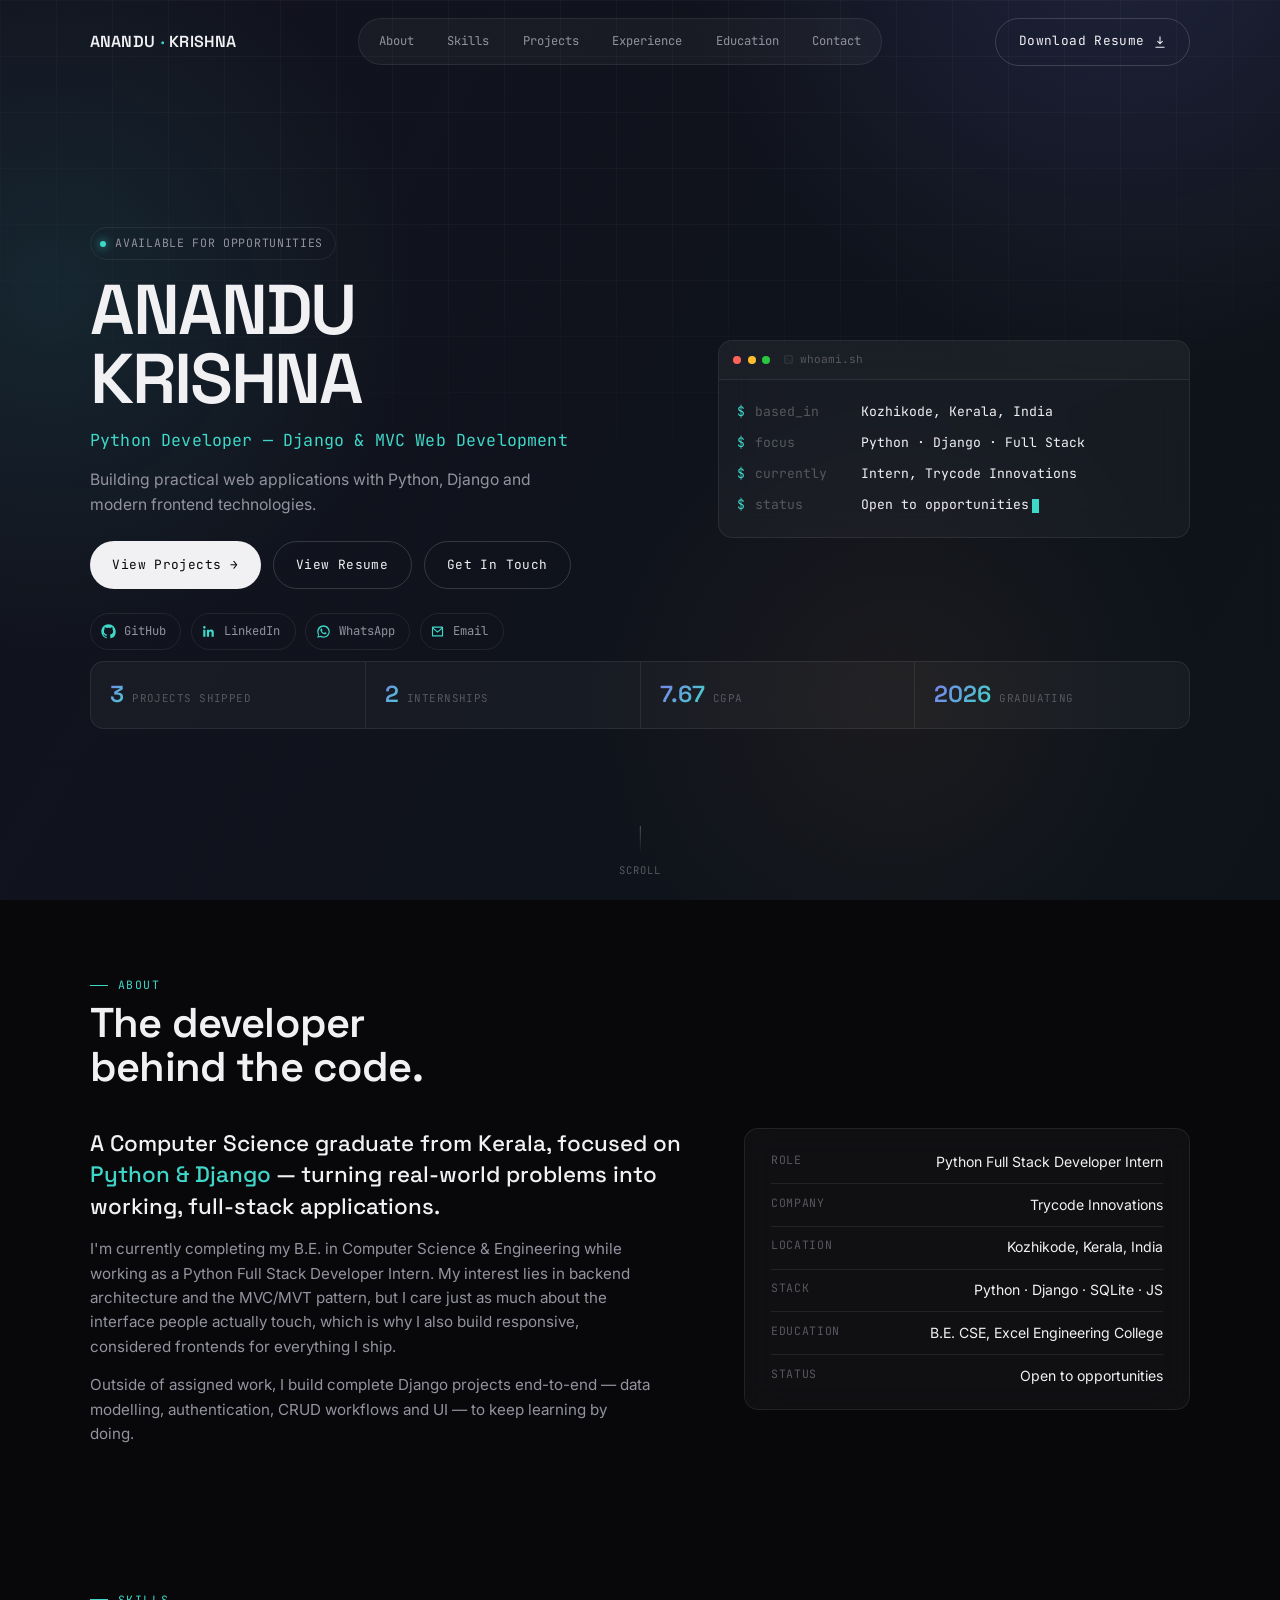
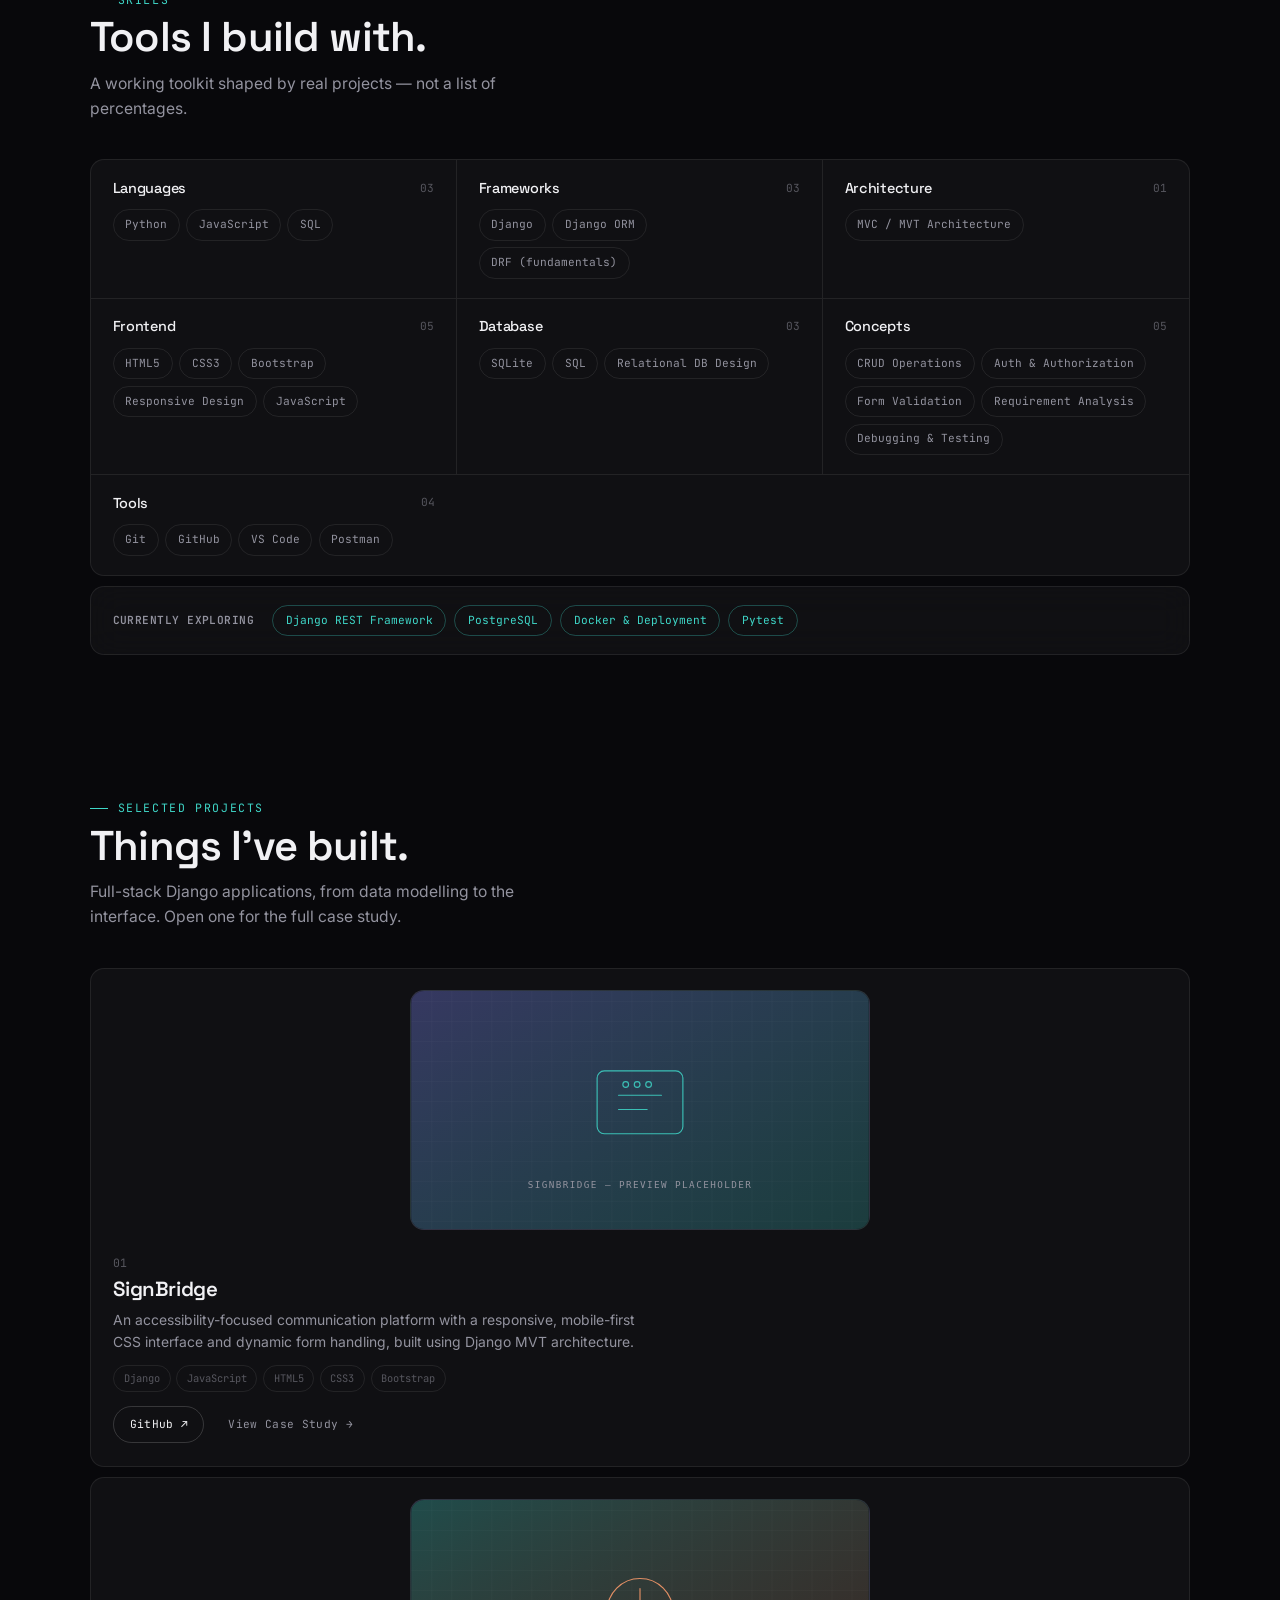
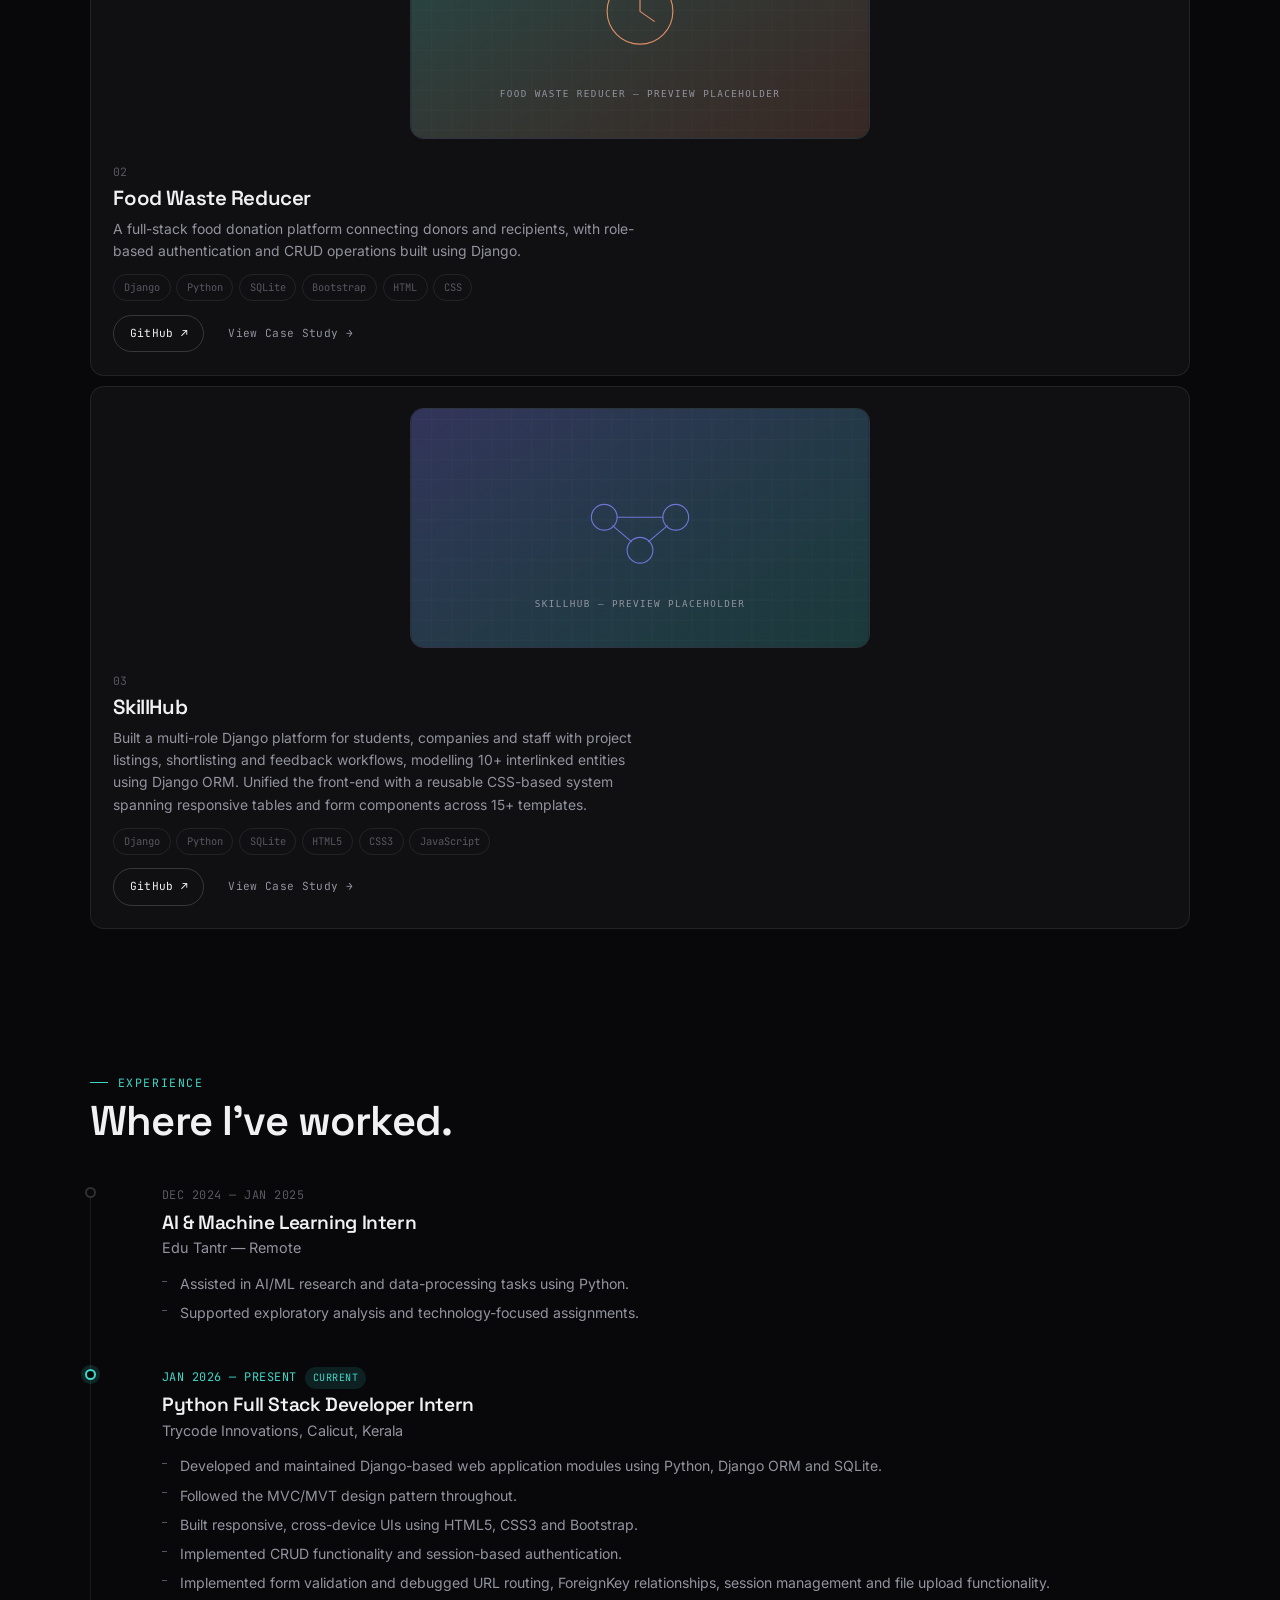
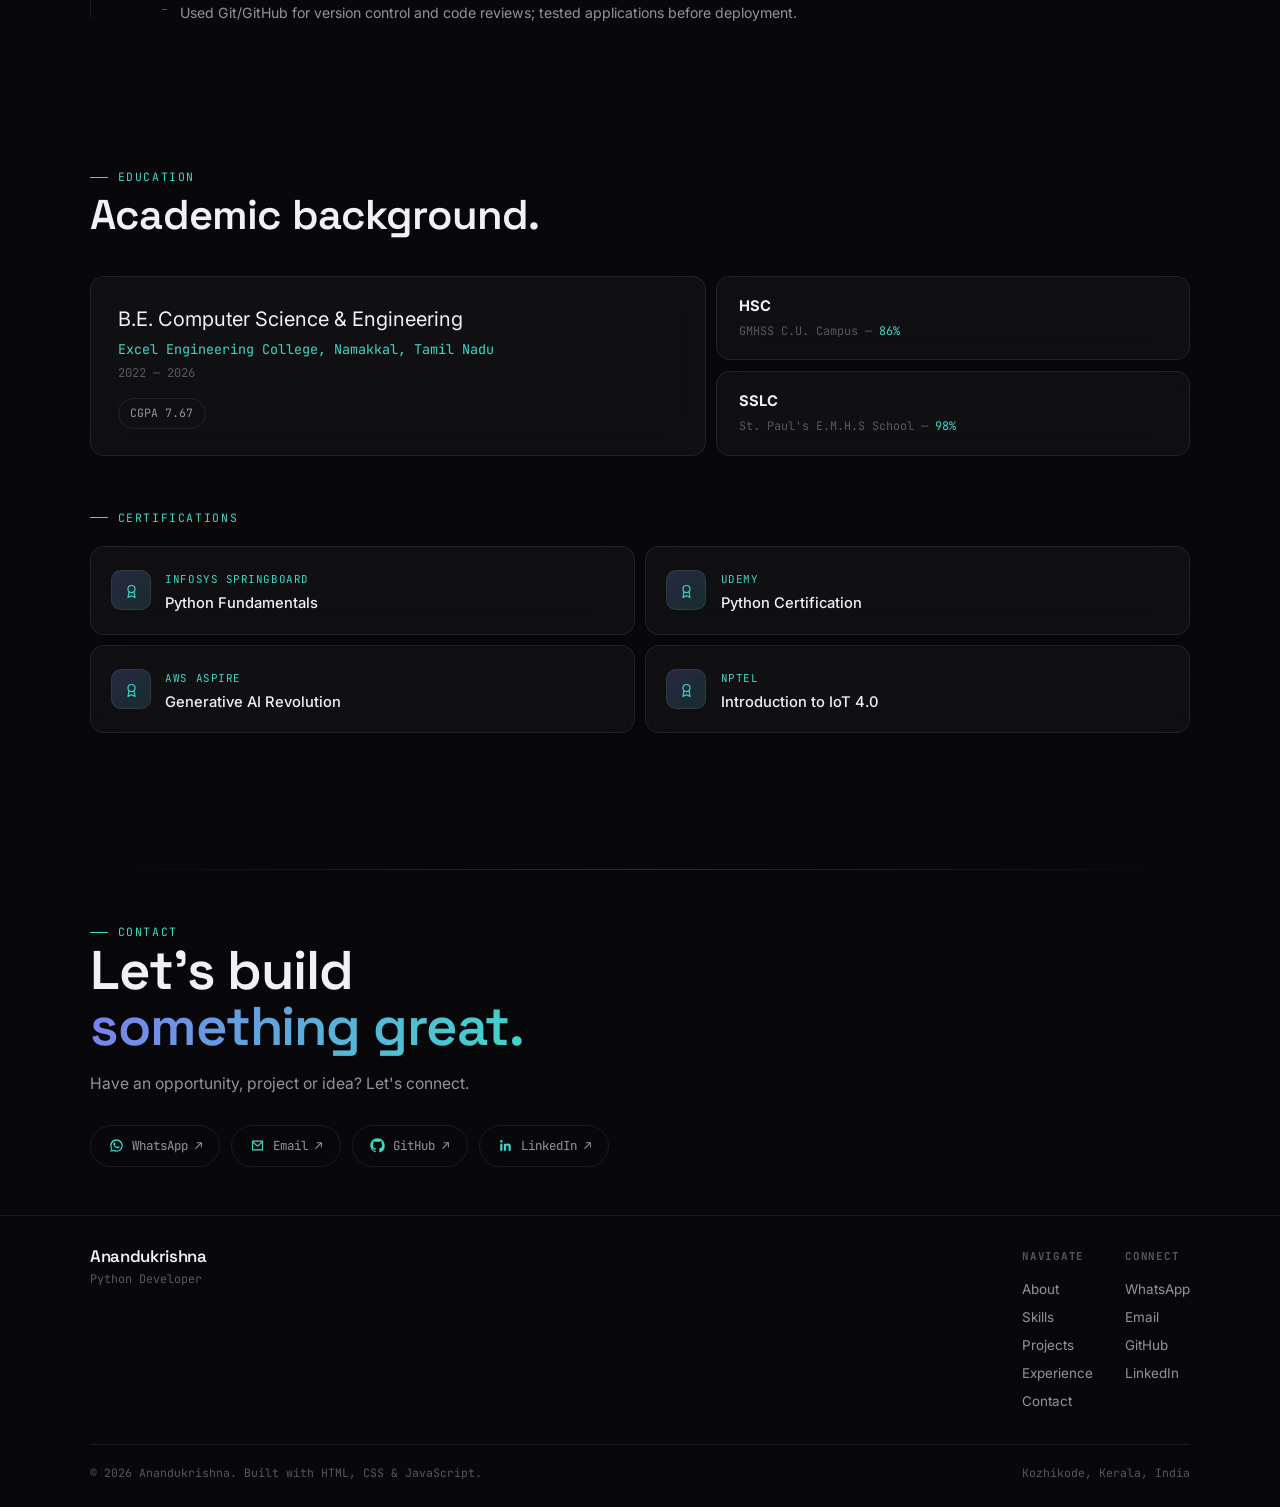
<file: index.html>
<!DOCTYPE html>
<html lang="en">
<head>
<meta charset="UTF-8">
<meta name="viewport" content="width=device-width, initial-scale=1, viewport-fit=cover">
<title>Anandukrishna — Python Developer | Django &amp; Full Stack Web Development</title>
<meta name="description" content="Portfolio of Anandukrishna, a Python developer specializing in Django and full-stack web development. Explore projects including SignBridge, Food Waste Reducer and SkillHub.">
<meta name="author" content="Anandukrishna">
<link rel="canonical" href="https://anandukrishnavp.example.com/">

<!-- Open Graph -->
<meta property="og:type" content="website">
<meta property="og:title" content="Anandukrishna — Python Developer">
<meta property="og:description" content="Python / Django developer building practical, full-stack web applications.">
<meta property="og:url" content="https://anandukrishnavp.example.com/">
<meta property="og:image" content="/assets/images/og-cover.jpg">

<!-- Twitter -->
<meta name="twitter:card" content="summary_large_image">
<meta name="twitter:title" content="Anandukrishna — Python Developer">
<meta name="twitter:description" content="Python / Django developer building practical, full-stack web applications.">
<meta name="twitter:image" content="/assets/images/og-cover.jpg">

<link rel="icon" href="/assets/icons/favicon.svg" type="image/svg+xml">
<link rel="manifest" href="/site.webmanifest">
<meta name="theme-color" content="#08080b">

<link rel="preconnect" href="https://fonts.googleapis.com">
<link rel="preconnect" href="https://fonts.gstatic.com" crossorigin>
<link rel="stylesheet" href="css/style.css">
<link rel="stylesheet" href="css/responsive.css">
<link rel="stylesheet" href="css/animations.css">

<!-- Structured data -->
<script type="application/ld+json">
{
  "@context": "https://schema.org",
  "@type": "Person",
  "name": "Anandukrishna",
  "jobTitle": "Python Developer",
  "email": "mailto:anandukrrishna@gmail.com",
  "url": "https://anandukrishnavp.example.com/",
  "sameAs": [
    "https://linkedin.com/in/anandukrishnavp88",
    "https://github.com/anandukrishna-git"
  ],
  "address": {
    "@type": "PostalAddress",
    "addressLocality": "Kozhikode",
    "addressRegion": "Kerala",
    "addressCountry": "IN"
  }
}
</script>
</head>
<body>

<a href="#main" class="skip-link">Skip to content</a>

<!-- ============ AMBIENT BACKGROUND ============ -->
<div class="bg-field" aria-hidden="true"></div>
<div class="bg-grid" aria-hidden="true"></div>

<!-- ============ LOADER ============ -->
<div id="loader" aria-hidden="true">
  <div class="loader-name mono">anandukrishna.init</div>
  <div class="loader-bar"><div class="loader-bar-fill" id="loader-fill"></div></div>
</div>

<!-- ============ SCROLL PROGRESS ============ -->
<div id="scroll-progress"></div>

<!-- ============ NAVIGATION ============ -->
<header id="navbar">
  <div class="wrap nav-inner">
    <button type="button" class="nav-logo" id="profile-trigger" aria-haspopup="dialog" aria-expanded="false" aria-controls="profile-popover">
      ANANDU<span class="dot">·</span>KRISHNA
    </button>

    <!-- Compact profile popover, anchored under the navbar name -->
    <div class="profile-popover" id="profile-popover" role="dialog" aria-label="Profile" aria-hidden="true">
      <span class="profile-popover-avatar">
        <img src="assets/profile/dummy-profile.svg" alt="Anandukrishna profile photo">
      </span>
      <span class="profile-popover-name">Anandukrishna</span>
      <span class="profile-popover-role mono">Python Developer</span>
      <span class="profile-popover-loc mono">
        <svg viewBox="0 0 24 24" fill="none" stroke="currentColor" stroke-width="1.8" stroke-linecap="round" stroke-linejoin="round" aria-hidden="true"><path d="M12 21s7-6.5 7-11.5A7 7 0 0 0 5 9.5C5 14.5 12 21 12 21z"/><circle cx="12" cy="9.5" r="2.3"/></svg>
        Kozhikode, Kerala, India
      </span>
    </div>

    <nav class="nav-links" aria-label="Primary">
      <a href="#about" data-nav>About</a>
      <a href="#skills" data-nav>Skills</a>
      <a href="#projects" data-nav>Projects</a>
      <a href="#experience" data-nav>Experience</a>
      <a href="#education" data-nav>Education</a>
      <a href="#contact" data-nav>Contact</a>
    </nav>
    <div class="nav-right">
      <a href="assets/resume/Anandukrishna_Python_Developer_Resume.pdf" download class="btn btn-outline nav-resume">
        <span class="nav-resume-full">Download Resume</span><span class="nav-resume-short">Resume</span>
        <svg viewBox="0 0 24 24" fill="none" stroke="currentColor" stroke-width="1.8" stroke-linecap="round" stroke-linejoin="round"><path d="M12 3v12m0 0-4-4m4 4 4-4M5 21h14"/></svg>
      </a>
      <button class="nav-toggle" id="nav-toggle" aria-label="Open menu" aria-expanded="false" aria-controls="mobile-menu">
        <span></span><span></span><span></span>
      </button>
    </div>
  </div>
</header>

<!-- ============ MOBILE MENU (compact dropdown) ============ -->
<div class="mobile-menu" id="mobile-menu" aria-hidden="true">
  <nav aria-label="Mobile" class="mobile-menu-nav">
    <a href="#about" data-nav-mobile><span>About</span></a>
    <a href="#skills" data-nav-mobile><span>Skills</span></a>
    <a href="#projects" data-nav-mobile><span>Projects</span></a>
    <a href="#experience" data-nav-mobile><span>Experience</span></a>
    <a href="#education" data-nav-mobile><span>Education</span></a>
    <a href="#contact" data-nav-mobile><span>Contact</span></a>
  </nav>
  <div class="mobile-menu-divider"></div>
  <div class="mobile-menu-socials">
    <a href="https://wa.me/918921303751" target="_blank" rel="noopener">WhatsApp ↗</a>
    <a href="mailto:anandukrrishna@gmail.com">Email ↗</a>
    <a href="https://github.com/anandukrishna-git" target="_blank" rel="noopener">GitHub ↗</a>
    <a href="https://linkedin.com/in/anandukrishnavp88" target="_blank" rel="noopener">LinkedIn ↗</a>
  </div>
  <div class="mobile-menu-divider"></div>
  <a href="assets/resume/Anandukrishna_Python_Developer_Resume.pdf" download class="btn btn-primary mobile-menu-resume">
    Download Resume
    <svg viewBox="0 0 24 24" fill="none" stroke="currentColor" stroke-width="1.8" stroke-linecap="round" stroke-linejoin="round"><path d="M12 3v12m0 0-4-4m4 4 4-4M5 21h14"/></svg>
  </a>
</div>

<main id="main">

  <!-- ============ HERO ============ -->
  <section id="hero">
    <div class="wrap">
      <div class="hero-grid">
        <div class="hero-main">
          <div class="hero-status"><span class="status-dot"></span> AVAILABLE FOR OPPORTUNITIES</div>
          <h1 class="hero-name">
            <span class="line">ANANDU</span>
            <span class="line">KRISHNA</span>
          </h1>
          <div class="hero-role mono">Python Developer — Django &amp; MVC Web Development</div>
          <p class="hero-desc">Building practical web applications with Python, Django and modern frontend technologies.</p>
          <div class="hero-cta">
            <a href="#projects" class="btn btn-primary">View Projects →</a>
            <a href="assets/resume/Anandukrishna_Python_Developer_Resume.pdf" id="view-resume" target="_blank" rel="noopener" class="btn btn-outline">View Resume</a>
            <a href="#contact" class="btn btn-outline">Get In Touch</a>
          </div>
          <div class="hero-socials">
            <a href="https://github.com/anandukrishna-git" target="_blank" rel="noopener">
              <svg viewBox="0 0 24 24" fill="currentColor" aria-hidden="true"><path d="M12 .5C5.65.5.5 5.65.5 12c0 5.08 3.29 9.39 7.86 10.91.58.1.79-.25.79-.56 0-.28-.01-1.02-.02-2-3.2.7-3.88-1.54-3.88-1.54-.52-1.34-1.28-1.7-1.28-1.7-1.05-.72.08-.7.08-.7 1.16.08 1.77 1.2 1.77 1.2 1.03 1.77 2.71 1.26 3.37.96.1-.75.4-1.26.73-1.55-2.56-.29-5.25-1.28-5.25-5.7 0-1.26.45-2.29 1.19-3.1-.12-.29-.52-1.46.11-3.05 0 0 .97-.31 3.18 1.18a11 11 0 0 1 5.79 0c2.2-1.49 3.17-1.18 3.17-1.18.64 1.59.24 2.76.12 3.05.74.81 1.18 1.84 1.18 3.1 0 4.43-2.69 5.4-5.26 5.69.41.36.78 1.08.78 2.17 0 1.56-.02 2.82-.02 3.2 0 .31.21.67.8.56A10.52 10.52 0 0 0 23.5 12c0-6.35-5.15-11.5-11.5-11.5z"/></svg>
              GitHub
            </a>
            <a href="https://linkedin.com/in/anandukrishnavp88" target="_blank" rel="noopener">
              <svg viewBox="0 0 24 24" fill="currentColor" aria-hidden="true"><path d="M20.45 20.45h-3.55v-5.57c0-1.33-.02-3.03-1.85-3.03-1.86 0-2.14 1.45-2.14 2.94v5.66H9.36V9h3.41v1.56h.05c.48-.9 1.63-1.85 3.36-1.85 3.6 0 4.27 2.37 4.27 5.45v6.29zM5.34 7.43a2.06 2.06 0 1 1 0-4.12 2.06 2.06 0 0 1 0 4.12zM7.12 20.45H3.56V9h3.56v11.45z"/></svg>
              LinkedIn
            </a>
            <a href="https://wa.me/918921303751" target="_blank" rel="noopener">
              <svg viewBox="0 0 24 24" fill="currentColor" aria-hidden="true"><path d="M12.02 2C6.5 2 2 6.48 2 12c0 1.85.5 3.58 1.36 5.07L2 22l5.07-1.33A9.94 9.94 0 0 0 12.02 22c5.52 0 10-4.48 10-10s-4.48-10-10-10zm0 18.13c-1.6 0-3.13-.44-4.44-1.24l-.32-.19-3.15.83.84-3.07-.21-.32A8.12 8.12 0 1 1 20.15 12c0 4.5-3.63 8.13-8.13 8.13zm4.5-6.1c-.25-.12-1.45-.72-1.68-.8-.23-.08-.39-.12-.56.12-.16.25-.64.8-.78.96-.14.16-.29.18-.53.06-.25-.12-1.05-.39-2-1.23-.74-.66-1.24-1.48-1.39-1.73-.14-.25-.02-.38.11-.5.11-.11.25-.29.37-.43.12-.15.16-.25.24-.41.08-.17.04-.31-.02-.43-.06-.12-.56-1.36-.77-1.86-.2-.49-.41-.42-.56-.43-.14-.01-.31-.01-.47-.01-.16 0-.43.06-.65.31-.23.25-.85.83-.85 2.03s.87 2.36 1 2.52c.12.16 1.7 2.6 4.13 3.64.58.25 1.03.4 1.38.51.58.18 1.11.16 1.53.1.47-.07 1.45-.59 1.65-1.16.2-.57.2-1.06.14-1.16-.06-.1-.22-.16-.47-.28z"/></svg>
              WhatsApp
            </a>
            <a href="mailto:anandukrrishna@gmail.com">
              <svg viewBox="0 0 24 24" fill="none" stroke="currentColor" stroke-width="1.8" stroke-linecap="round" stroke-linejoin="round" aria-hidden="true"><path d="M4 5h16v14H4z"/><path d="m4 6 8 7 8-7"/></svg>
              Email
            </a>
          </div>
        </div>

        <div class="glass terminal" aria-hidden="true">
          <div class="terminal-bar">
            <span class="dots"><span></span><span></span><span></span></span>
            <span class="terminal-title">
              <svg viewBox="0 0 24 24" fill="none" stroke="currentColor" stroke-width="1.6"><path d="M4 4h16v16H4z"/><path d="m8 9 3 3-3 3M13 15h3"/></svg>
              whoami.sh
            </span>
          </div>
          <div class="terminal-body">
            <div class="terminal-row"><span class="prompt">$</span><span class="key">based_in</span><span class="val">Kozhikode, Kerala, India</span></div>
            <div class="terminal-row"><span class="prompt">$</span><span class="key">focus</span><span class="val">Python · Django · Full Stack</span></div>
            <div class="terminal-row"><span class="prompt">$</span><span class="key">currently</span><span class="val">Intern, Trycode Innovations</span></div>
            <div class="terminal-row"><span class="prompt">$</span><span class="key">status</span><span class="val">Open to opportunities<span class="terminal-cursor"></span></span></div>
          </div>
        </div>
      </div>

      <div class="stats-row reveal">
        <div class="stat-cell"><span class="stat-num">3</span><span class="stat-label">Projects Shipped</span></div>
        <div class="stat-cell"><span class="stat-num">2</span><span class="stat-label">Internships</span></div>
        <div class="stat-cell"><span class="stat-num">7.67</span><span class="stat-label">CGPA</span></div>
        <div class="stat-cell"><span class="stat-num">2026</span><span class="stat-label">Graduating</span></div>
      </div>
    </div>
    <div class="hero-scroll-cue"><span class="scroll-line"></span>SCROLL</div>
  </section>

  <!-- ============ ABOUT ============ -->
  <section id="about">
    <div class="wrap">
      <div class="section-head reveal">
        <span class="eyebrow">About</span>
        <h2 class="section-title">The developer<br>behind the code.</h2>
      </div>
      <div class="about-grid">
        <div class="reveal">
          <p class="about-lead">A Computer Science graduate from Kerala, focused on <em>Python &amp; Django</em> — turning real-world problems into working, full-stack applications.</p>
          <p class="about-copy">I'm currently completing my B.E. in Computer Science &amp; Engineering while working as a Python Full Stack Developer Intern. My interest lies in backend architecture and the MVC/MVT pattern, but I care just as much about the interface people actually touch, which is why I also build responsive, considered frontends for everything I ship.</p>
          <p class="about-copy">Outside of assigned work, I build complete Django projects end-to-end — data modelling, authentication, CRUD workflows and UI — to keep learning by doing.</p>
        </div>
        <div class="glass about-panel reveal">
          <div class="about-panel-row"><span>Role</span><span>Python Full Stack Developer Intern</span></div>
          <div class="about-panel-row"><span>Company</span><span>Trycode Innovations</span></div>
          <div class="about-panel-row"><span>Location</span><span>Kozhikode, Kerala, India</span></div>
          <div class="about-panel-row"><span>Stack</span><span>Python · Django · SQLite · JS</span></div>
          <div class="about-panel-row"><span>Education</span><span>B.E. CSE, Excel Engineering College</span></div>
          <div class="about-panel-row"><span>Status</span><span>Open to opportunities</span></div>
        </div>
      </div>
    </div>
  </section>

  <!-- ============ SKILLS ============ -->
  <section id="skills">
    <div class="wrap">
      <div class="section-head reveal">
        <span class="eyebrow">Skills</span>
        <h2 class="section-title">Tools I build with.</h2>
        <p class="section-sub">A working toolkit shaped by real projects — not a list of percentages.</p>
      </div>
      <div class="skills-groups">
        <div class="skill-group reveal">
          <div class="skill-group-head"><h4>Languages</h4><span class="count">03</span></div>
          <div class="skill-tags"><span class="skill-tag">Python</span><span class="skill-tag">JavaScript</span><span class="skill-tag">SQL</span></div>
        </div>
        <div class="skill-group reveal">
          <div class="skill-group-head"><h4>Frameworks</h4><span class="count">03</span></div>
          <div class="skill-tags"><span class="skill-tag">Django</span><span class="skill-tag">Django ORM</span><span class="skill-tag">DRF (fundamentals)</span></div>
        </div>
        <div class="skill-group reveal">
          <div class="skill-group-head"><h4>Architecture</h4><span class="count">01</span></div>
          <div class="skill-tags"><span class="skill-tag">MVC / MVT Architecture</span></div>
        </div>
        <div class="skill-group reveal">
          <div class="skill-group-head"><h4>Frontend</h4><span class="count">05</span></div>
          <div class="skill-tags"><span class="skill-tag">HTML5</span><span class="skill-tag">CSS3</span><span class="skill-tag">Bootstrap</span><span class="skill-tag">Responsive Design</span><span class="skill-tag">JavaScript</span></div>
        </div>
        <div class="skill-group reveal">
          <div class="skill-group-head"><h4>Database</h4><span class="count">03</span></div>
          <div class="skill-tags"><span class="skill-tag">SQLite</span><span class="skill-tag">SQL</span><span class="skill-tag">Relational DB Design</span></div>
        </div>
        <div class="skill-group reveal">
          <div class="skill-group-head"><h4>Concepts</h4><span class="count">05</span></div>
          <div class="skill-tags"><span class="skill-tag">CRUD Operations</span><span class="skill-tag">Auth &amp; Authorization</span><span class="skill-tag">Form Validation</span><span class="skill-tag">Requirement Analysis</span><span class="skill-tag">Debugging &amp; Testing</span></div>
        </div>
        <div class="skill-group reveal">
          <div class="skill-group-head"><h4>Tools</h4><span class="count">04</span></div>
          <div class="skill-tags"><span class="skill-tag">Git</span><span class="skill-tag">GitHub</span><span class="skill-tag">VS Code</span><span class="skill-tag">Postman</span></div>
        </div>
      </div>
      <div class="glass learning-card reveal">
        <h4>Currently exploring</h4>
        <div class="learning-tags">
          <span>Django REST Framework</span>
          <span>PostgreSQL</span>
          <span>Docker &amp; Deployment</span>
          <span>Pytest</span>
        </div>
      </div>
    </div>
  </section>

  <!-- ============ PROJECTS ============ -->
  <section id="projects">
    <div class="wrap">
      <div class="section-head reveal">
        <span class="eyebrow">Selected Projects</span>
        <h2 class="section-title">Things I've built.</h2>
        <p class="section-sub">Full-stack Django applications, from data modelling to the interface. Open one for the full case study.</p>
      </div>
      <div class="project-list" id="project-list"><!-- injected by js/projects.js --></div>
    </div>
  </section>

  <!-- ============ EXPERIENCE ============ -->
  <section id="experience">
    <div class="wrap">
      <div class="section-head reveal">
        <span class="eyebrow">Experience</span>
        <h2 class="section-title">Where I've worked.</h2>
      </div>
      <div class="timeline reveal">
        <div class="timeline-line"><div class="timeline-progress" id="timeline-progress"></div></div>

        <div class="timeline-item">
          <span class="timeline-dot"></span>
          <div class="timeline-period">DEC 2024 — JAN 2025</div>
          <h3 class="timeline-role">AI &amp; Machine Learning Intern</h3>
          <div class="timeline-org">Edu Tantr — Remote</div>
          <ul class="timeline-list">
            <li>Assisted in AI/ML research and data-processing tasks using Python.</li>
            <li>Supported exploratory analysis and technology-focused assignments.</li>
          </ul>
        </div>

        <div class="timeline-item is-current">
          <span class="timeline-dot"></span>
          <div class="timeline-period">JAN 2026 — PRESENT <span class="timeline-badge">CURRENT</span></div>
          <h3 class="timeline-role">Python Full Stack Developer Intern</h3>
          <div class="timeline-org">Trycode Innovations, Calicut, Kerala</div>
          <ul class="timeline-list">
            <li>Developed and maintained Django-based web application modules using Python, Django ORM and SQLite.</li>
            <li>Followed the MVC/MVT design pattern throughout.</li>
            <li>Built responsive, cross-device UIs using HTML5, CSS3 and Bootstrap.</li>
            <li>Implemented CRUD functionality and session-based authentication.</li>
            <li>Implemented form validation and debugged URL routing, ForeignKey relationships, session management and file upload functionality.</li>
            <li>Used Git/GitHub for version control and code reviews; tested applications before deployment.</li>
          </ul>
        </div>
      </div>
    </div>
  </section>

  <!-- ============ EDUCATION ============ -->
  <section id="education">
    <div class="wrap">
      <div class="section-head reveal">
        <span class="eyebrow">Education</span>
        <h2 class="section-title">Academic background.</h2>
      </div>
      <div class="edu-grid">
        <div class="glass edu-main reveal">
          <div class="edu-degree">B.E. Computer Science &amp; Engineering</div>
          <div class="edu-school">Excel Engineering College, Namakkal, Tamil Nadu</div>
          <div class="edu-period">2022 — 2026</div>
          <span class="edu-cgpa">CGPA 7.67</span>
        </div>
        <div class="edu-secondary reveal">
          <div class="glass">
            <h5>HSC</h5>
            <p>GMHSS C.U. Campus — <span class="score">86%</span></p>
          </div>
          <div class="glass">
            <h5>SSLC</h5>
            <p>St. Paul's E.M.H.S School — <span class="score">98%</span></p>
          </div>
        </div>
      </div>

      <div class="section-head reveal cert-head">
        <span class="eyebrow">Certifications</span>
      </div>
      <div class="cert-grid" id="cert-grid"><!-- injected --></div>
    </div>
  </section>

  <!-- ============ CONTACT ============ -->
  <section id="contact">
    <div class="wrap">
      <div class="divider reveal contact-divider"></div>
      <span class="eyebrow reveal">Contact</span>
      <h2 class="contact-headline reveal">Let's build<br><span class="gradient-text">something great.</span></h2>
      <p class="contact-sub reveal">Have an opportunity, project or idea? Let's connect.</p>

      <div class="contact-socials reveal">
        <a class="social-pill" href="https://wa.me/918921303751" target="_blank" rel="noopener">
          <svg viewBox="0 0 24 24" fill="currentColor" aria-hidden="true"><path d="M12.02 2C6.5 2 2 6.48 2 12c0 1.85.5 3.58 1.36 5.07L2 22l5.07-1.33A9.94 9.94 0 0 0 12.02 22c5.52 0 10-4.48 10-10s-4.48-10-10-10zm0 18.13c-1.6 0-3.13-.44-4.44-1.24l-.32-.19-3.15.83.84-3.07-.21-.32A8.12 8.12 0 1 1 20.15 12c0 4.5-3.63 8.13-8.13 8.13zm4.5-6.1c-.25-.12-1.45-.72-1.68-.8-.23-.08-.39-.12-.56.12-.16.25-.64.8-.78.96-.14.16-.29.18-.53.06-.25-.12-1.05-.39-2-1.23-.74-.66-1.24-1.48-1.39-1.73-.14-.25-.02-.38.11-.5.11-.11.25-.29.37-.43.12-.15.16-.25.24-.41.08-.17.04-.31-.02-.43-.06-.12-.56-1.36-.77-1.86-.2-.49-.41-.42-.56-.43-.14-.01-.31-.01-.47-.01-.16 0-.43.06-.65.31-.23.25-.85.83-.85 2.03s.87 2.36 1 2.52c.12.16 1.7 2.6 4.13 3.64.58.25 1.03.4 1.38.51.58.18 1.11.16 1.53.1.47-.07 1.45-.59 1.65-1.16.2-.57.2-1.06.14-1.16-.06-.1-.22-.16-.47-.28z"/></svg>
          WhatsApp ↗
        </a>
        <a class="social-pill" href="mailto:anandukrrishna@gmail.com">
          <svg viewBox="0 0 24 24" fill="none" stroke="currentColor" stroke-width="1.8" stroke-linecap="round" stroke-linejoin="round" aria-hidden="true"><path d="M4 5h16v14H4z"/><path d="m4 6 8 7 8-7"/></svg>
          Email ↗
        </a>
        <a class="social-pill" href="https://github.com/anandukrishna-git" target="_blank" rel="noopener">
          <svg viewBox="0 0 24 24" fill="currentColor" aria-hidden="true"><path d="M12 .5C5.65.5.5 5.65.5 12c0 5.08 3.29 9.39 7.86 10.91.58.1.79-.25.79-.56 0-.28-.01-1.02-.02-2-3.2.7-3.88-1.54-3.88-1.54-.52-1.34-1.28-1.7-1.28-1.7-1.05-.72.08-.7.08-.7 1.16.08 1.77 1.2 1.77 1.2 1.03 1.77 2.71 1.26 3.37.96.1-.75.4-1.26.73-1.55-2.56-.29-5.25-1.28-5.25-5.7 0-1.26.45-2.29 1.19-3.1-.12-.29-.52-1.46.11-3.05 0 0 .97-.31 3.18 1.18a11 11 0 0 1 5.79 0c2.2-1.49 3.17-1.18 3.17-1.18.64 1.59.24 2.76.12 3.05.74.81 1.18 1.84 1.18 3.1 0 4.43-2.69 5.4-5.26 5.69.41.36.78 1.08.78 2.17 0 1.56-.02 2.82-.02 3.2 0 .31.21.67.8.56A10.52 10.52 0 0 0 23.5 12c0-6.35-5.15-11.5-11.5-11.5z"/></svg>
          GitHub ↗
        </a>
        <a class="social-pill" href="https://linkedin.com/in/anandukrishnavp88" target="_blank" rel="noopener">
          <svg viewBox="0 0 24 24" fill="currentColor" aria-hidden="true"><path d="M20.45 20.45h-3.55v-5.57c0-1.33-.02-3.03-1.85-3.03-1.86 0-2.14 1.45-2.14 2.94v5.66H9.36V9h3.41v1.56h.05c.48-.9 1.63-1.85 3.36-1.85 3.6 0 4.27 2.37 4.27 5.45v6.29zM5.34 7.43a2.06 2.06 0 1 1 0-4.12 2.06 2.06 0 0 1 0 4.12zM7.12 20.45H3.56V9h3.56v11.45z"/></svg>
          LinkedIn ↗
        </a>
      </div>
    </div>
  </section>

</main>

<!-- ============ FOOTER ============ -->
<footer>
  <div class="wrap">
    <div class="footer-grid">
      <div class="footer-brand">
        <h4>Anandukrishna</h4>
        <p>Python Developer</p>
      </div>
      <div class="footer-links">
        <div class="footer-col">
          <h6>Navigate</h6>
          <a href="#about">About</a>
          <a href="#skills">Skills</a>
          <a href="#projects">Projects</a>
          <a href="#experience">Experience</a>
          <a href="#contact">Contact</a>
        </div>
        <div class="footer-col">
          <h6>Connect</h6>
          <a href="https://wa.me/918921303751" target="_blank" rel="noopener">WhatsApp</a>
          <a href="mailto:anandukrrishna@gmail.com">Email</a>
          <a href="https://github.com/anandukrishna-git" target="_blank" rel="noopener">GitHub</a>
          <a href="https://linkedin.com/in/anandukrishnavp88" target="_blank" rel="noopener">LinkedIn</a>
        </div>
      </div>
    </div>
    <div class="footer-bottom">
      <span>© <span id="year">2026</span> Anandukrishna. Built with HTML, CSS &amp; JavaScript.</span>
      <span>Kozhikode, Kerala, India</span>
    </div>
  </div>
</footer>

<!-- ============ SHARED MODAL (Projects + Certifications) ============ -->
<div class="modal-overlay" id="modal-overlay" aria-hidden="true">
  <div class="modal-card" role="dialog" aria-modal="true" aria-labelledby="modal-title">
    <button class="modal-close" id="modal-close" type="button" aria-label="Close dialog">
      <svg viewBox="0 0 24 24" fill="none" stroke="currentColor" stroke-width="1.6" stroke-linecap="round"><path d="M6 6l12 12M18 6L6 18"/></svg>
    </button>
    <div class="modal-body" id="modal-body"><!-- injected by js/projects.js --></div>
  </div>
</div>

<!-- ============ SCRIPTS ============ -->
<script src="js/projects.js"></script>
<script src="js/navigation.js"></script>
<script src="js/animations.js"></script>
<script src="js/resume.js"></script>
<script src="js/main.js"></script>
</body>
</html>
</file>
<file: css/style.css>
/* ==========================================================================
   ANANDUKRISHNA — PORTFOLIO
   Design system + base styles
   ========================================================================== */

@import url('https://fonts.googleapis.com/css2?family=Space+Grotesk:wght@400..700&family=Inter:wght@400..700&family=JetBrains+Mono:wght@400;500;600&display=swap');

/* ---------------------------------------------------------------------- */
/* Design tokens                                                          */
/* ---------------------------------------------------------------------- */
:root{
  /* surfaces */
  --bg:#08080b;
  --bg-alt:#0b0b10;
  --surface:rgba(255,255,255,.035);
  --surface-hover:rgba(255,255,255,.06);
  --surface-solid:#111116;
  --border:rgba(255,255,255,.08);
  --border-strong:rgba(255,255,255,.16);
  --overlay:rgba(6,6,9,.78);

  /* text */
  --text-1:#f1f1f4;
  --text-2:#93939f;
  --text-3:#57575f;

  /* accents */
  --accent:#7c7fee;          /* indigo-violet */
  --accent-2:#3fd7c8;        /* teal */
  --signal:#ff9d6c;          /* warm coral — used sparingly for "live/current" moments */
  --accent-rgb:124,127,238;
  --accent-2-rgb:63,215,200;
  --signal-rgb:255,157,108;

  --glow:0 0 60px rgba(var(--accent-rgb),.16);
  --shadow-soft:0 24px 60px rgba(0,0,0,.5);
  --shadow-modal:0 30px 90px rgba(0,0,0,.6);

  /* radius */
  --r-s:8px;
  --r-m:14px;
  --r-l:20px;
  --r-pill:999px;

  /* type */
  --font-display:'Space Grotesk','Inter',sans-serif;
  --font-body:'Inter',sans-serif;
  --font-mono:'JetBrains Mono',monospace;

  /* motion */
  --ease-out:cubic-bezier(.16,.84,.44,1);
  --ease-in-out:cubic-bezier(.65,0,.35,1);
  --dur-s:.2s;
  --dur-m:.35s;
  --dur-l:.6s;

  /* spacing rhythm */
  --space-3xs:.25rem;
  --space-2xs:.5rem;
  --space-xs:.65rem;
  --space-sm:1rem;
  --space-md:1.5rem;
  --space-lg:2.1rem;
  --space-xl:2.8rem;
  --space-2xl:3.75rem;

  /* the small, consistent gap used between stacked independent cards */
  --card-gap:.65rem;

  --section-pad:clamp(2.5rem,5.5vw,4.25rem);
}

/* ---------------------------------------------------------------------- */
/* Reset                                                                   */
/* ---------------------------------------------------------------------- */
*,*::before,*::after{box-sizing:border-box;margin:0;padding:0;}
html{
  scroll-behavior:auto;
  -webkit-text-size-adjust:100%;
  /* Hide the browser's page scrollbar visually — the page itself remains
     fully scrollable via wheel/trackpad/touch/keyboard. */
  scrollbar-width:none;       /* Firefox */
  -ms-overflow-style:none;    /* legacy Edge/IE */
}
html::-webkit-scrollbar{width:0;height:0;background:transparent;} /* Chrome/Edge/WebKit */
body{
  background:var(--bg);
  color:var(--text-1);
  font-family:var(--font-body);
  font-size:16px;
  line-height:1.6;
  overflow-x:hidden;
  -webkit-font-smoothing:antialiased;
  text-rendering:optimizeLegibility;
}
img,svg{display:block;max-width:100%;}
a{color:inherit;text-decoration:none;}
button{font:inherit;color:inherit;background:none;border:none;cursor:pointer;}
ul{list-style:none;}
input,textarea{font:inherit;}
::selection{background:var(--accent);color:#fff;}

.skip-link{
  position:absolute;top:-100px;left:1rem;z-index:1200;
  background:var(--accent);color:#fff;padding:.75rem 1.25rem;border-radius:var(--r-s);
  transition:top var(--dur-s) var(--ease-out);
  font-family:var(--font-mono);font-size:.85rem;
}
.skip-link:focus{top:1rem;}
:focus-visible{outline:2px solid var(--accent-2);outline-offset:3px;border-radius:4px;}

.visually-hidden{
  position:absolute!important;width:1px;height:1px;padding:0;margin:-1px;
  overflow:hidden;clip:rect(0,0,0,0);white-space:nowrap;border:0;
}

/* ---------------------------------------------------------------------- */
/* Ambient background — signature element                                 */
/* A soft, slowly drifting layered gradient (no shapes, dots or dashed    */
/* network lines) plus a faint fixed grid texture. Pure CSS, no canvas /  */
/* WebGL, so it costs nothing on low-end devices and never overflows.     */
/* ---------------------------------------------------------------------- */
.bg-field{
  position:fixed;inset:0;z-index:-2;pointer-events:none;
  background:
    radial-gradient(58vw 58vw at 88% -8%, rgba(var(--accent-rgb),.15), transparent 60%),
    radial-gradient(46vw 46vw at 4% 32%, rgba(var(--accent-2-rgb),.1), transparent 62%),
    radial-gradient(38vw 38vw at 70% 78%, rgba(var(--signal-rgb),.05), transparent 65%),
    linear-gradient(120deg, rgba(var(--accent-rgb),.09), rgba(var(--accent-2-rgb),.06) 45%, rgba(var(--signal-rgb),.04) 75%, var(--bg));
  background-size:auto,auto,auto,320% 320%;
  background-repeat:no-repeat;
  animation:bg-drift 26s var(--ease-in-out) infinite;
  will-change:background-position;
}
@keyframes bg-drift{
  0%{background-position:center,center,center,0% 30%;}
  50%{background-position:center,center,center,100% 70%;}
  100%{background-position:center,center,center,0% 30%;}
}
.bg-grid{
  position:fixed;inset:0;z-index:-1;pointer-events:none;
  background-image:
    linear-gradient(rgba(255,255,255,.03) 1px, transparent 1px),
    linear-gradient(90deg, rgba(255,255,255,.03) 1px, transparent 1px);
  background-size:56px 56px;
  mask-image:radial-gradient(85% 65% at 50% 0%, #000 40%, transparent 92%);
  -webkit-mask-image:radial-gradient(85% 65% at 50% 0%, #000 40%, transparent 92%);
}

/* ---------------------------------------------------------------------- */
/* Typography                                                              */
/* ---------------------------------------------------------------------- */
.eyebrow{
  font-family:var(--font-mono);
  font-size:.72rem;
  letter-spacing:.14em;
  text-transform:uppercase;
  color:var(--accent-2);
  display:inline-flex;align-items:center;gap:.6rem;
}
.eyebrow::before{
  content:'';width:18px;height:1px;background:var(--accent-2);display:inline-block;
}
h1,h2,h3,h4{
  font-family:var(--font-display);
  font-weight:600;
  line-height:1.06;
  letter-spacing:-.02em;
  color:var(--text-1);
}
.section-title{
  font-size:clamp(1.7rem,3.8vw,2.6rem);
  margin-top:.4rem;
}
.section-sub{
  color:var(--text-2);
  max-width:48ch;
  font-size:.98rem;
  margin-top:.7rem;
}
.mono{font-family:var(--font-mono);}
.gradient-text{
  background:linear-gradient(120deg,var(--accent),var(--accent-2));
  -webkit-background-clip:text;background-clip:text;color:transparent;
}

/* ---------------------------------------------------------------------- */
/* Layout helpers                                                          */
/* ---------------------------------------------------------------------- */
.wrap{
  width:100%;
  max-width:1180px;
  margin:0 auto;
  padding:0 clamp(1.25rem,4vw,2.5rem);
}
section{
  position:relative;
  padding:var(--section-pad) 0;
}
.section-head{
  margin-bottom:clamp(1.6rem,3.5vw,2.4rem);
}
.glass{
  background:var(--surface);
  border:1px solid var(--border);
  backdrop-filter:blur(16px);
  -webkit-backdrop-filter:blur(16px);
  border-radius:var(--r-m);
}
.divider{
  height:1px;width:100%;
  background:linear-gradient(90deg,transparent,var(--border-strong),transparent);
}

/* ---------------------------------------------------------------------- */
/* Buttons                                                                  */
/* ---------------------------------------------------------------------- */
.btn{
  position:relative;
  display:inline-flex;align-items:center;justify-content:center;gap:.5rem;
  font-family:var(--font-mono);
  font-size:.8rem;
  letter-spacing:.03em;
  padding:.8rem 1.4rem;
  border-radius:var(--r-pill);
  transition:transform var(--dur-s) var(--ease-out),border-color var(--dur-s),background var(--dur-s),color var(--dur-s),box-shadow var(--dur-s);
  white-space:nowrap;
}
.btn-primary{
  background:var(--text-1);
  color:var(--bg);
}
.btn-primary:hover{transform:translateY(-2px);box-shadow:var(--glow);}
.btn-outline{
  border:1px solid var(--border-strong);
  color:var(--text-1);
}
.btn-outline:hover{border-color:var(--accent-2);color:var(--accent-2);transform:translateY(-2px);}
.btn-ghost{
  color:var(--text-2);
  font-size:.8rem;
  padding:.8rem .2rem;
}
.btn-ghost:hover{color:var(--text-1);}
.btn svg{width:14px;height:14px;flex:none;}
.btn[disabled],.btn.is-disabled{opacity:.5;cursor:not-allowed;}

/* Small floating notice used by the "View Resume" fallback (js/resume.js) */
.resume-notice{
  position:absolute;
  margin-top:.5rem;
  padding:.5rem .85rem;
  font-family:var(--font-mono);
  font-size:.7rem;
  color:var(--text-2);
  background:var(--surface-solid);
  border:1px solid var(--border);
  border-radius:var(--r-s);
  opacity:0;
  transform:translateY(-4px);
  pointer-events:none;
  transition:opacity var(--dur-s) var(--ease-out),transform var(--dur-s) var(--ease-out);
  z-index:5;
  white-space:nowrap;
}
.resume-notice.show{opacity:1;transform:translateY(0);}

/* ---------------------------------------------------------------------- */
/* Loader                                                                   */
/* ---------------------------------------------------------------------- */
#loader{
  position:fixed;inset:0;z-index:9999;
  background:var(--bg);
  display:flex;flex-direction:column;align-items:center;justify-content:center;gap:1.1rem;
  transition:opacity var(--dur-l) var(--ease-in-out),visibility var(--dur-l);
}
#loader.hidden{opacity:0;visibility:hidden;pointer-events:none;}
.loader-name{
  font-family:var(--font-mono);
  font-size:.85rem;
  letter-spacing:.24em;
  color:var(--text-2);
}
.loader-bar{
  width:min(160px,45vw);height:2px;background:var(--border);border-radius:2px;overflow:hidden;
}
.loader-bar-fill{
  height:100%;width:0%;
  background:linear-gradient(90deg,var(--accent),var(--accent-2));
  transition:width .2s ease-out;
}

/* ---------------------------------------------------------------------- */
/* Scroll progress                                                          */
/* ---------------------------------------------------------------------- */
#scroll-progress{
  position:fixed;top:0;left:0;height:2px;width:0%;
  background:linear-gradient(90deg,var(--accent),var(--accent-2));
  z-index:900;transition:width .1s linear;
}

/* ---------------------------------------------------------------------- */
/* Navigation                                                               */
/* ---------------------------------------------------------------------- */
#navbar{
  position:fixed;top:0;left:0;right:0;z-index:800;
  padding:1.1rem 0;
  transition:padding var(--dur-m) var(--ease-out),background var(--dur-m),border-color var(--dur-m);
}
#navbar.scrolled{
  padding:.7rem 0;
  background:var(--overlay);
  backdrop-filter:blur(14px);
  -webkit-backdrop-filter:blur(14px);
  border-bottom:1px solid var(--border);
}
.nav-inner{display:flex;align-items:center;justify-content:space-between;gap:1rem;position:relative;}
.nav-logo{
  font-family:var(--font-display);font-weight:600;font-size:1rem;letter-spacing:.01em;
  display:inline-flex;align-items:center;gap:.35rem;flex:none;
  white-space:nowrap;
  border-radius:var(--r-pill);
  padding:.3rem .5rem;
  margin-left:-.5rem;
  transition:background var(--dur-s),color var(--dur-s);
}
.nav-logo:hover,.nav-logo[aria-expanded="true"]{background:var(--surface);}
.nav-logo .dot{color:var(--accent-2);}
.nav-links{
  display:flex;align-items:center;gap:.3rem;
  background:var(--surface);
  border:1px solid var(--border);
  border-radius:var(--r-pill);
  padding:.3rem;
  flex:none;
}
.nav-links a{
  font-family:var(--font-mono);font-size:.76rem;color:var(--text-2);
  padding:.48rem .9rem;border-radius:var(--r-pill);
  transition:color var(--dur-s),background var(--dur-s);
}
.nav-links a:hover{color:var(--text-1);}
.nav-links a.active{color:var(--bg);background:var(--text-1);}
.nav-right{display:flex;align-items:center;gap:.65rem;flex:none;}

.nav-resume-short{display:none;}

.nav-toggle{
  display:none;width:38px;height:38px;border-radius:50%;border:1px solid var(--border);
  align-items:center;justify-content:center;flex-direction:column;gap:5px;
  flex:none;background:var(--surface);
  transition:border-color var(--dur-s);
}
.nav-toggle span{width:14px;height:1.5px;background:var(--text-1);transition:transform var(--dur-s),opacity var(--dur-s);}
.nav-toggle.open span:nth-child(1){transform:translateY(6px) rotate(45deg);}
.nav-toggle.open span:nth-child(2){opacity:0;}
.nav-toggle.open span:nth-child(3){transform:translateY(-6px) rotate(-45deg);}

/* ---------------------------------------------------------------------- */
/* Profile popover — small glass card anchored under the navbar name      */
/* ---------------------------------------------------------------------- */
.profile-popover{
  position:absolute;
  top:calc(100% + .6rem);
  left:0;
  z-index:850;
  width:236px;
  background:var(--overlay);
  backdrop-filter:blur(18px);
  -webkit-backdrop-filter:blur(18px);
  border:1px solid var(--border);
  border-radius:var(--r-l);
  box-shadow:var(--shadow-modal);
  padding:1.1rem 1.15rem;
  display:flex;flex-direction:column;align-items:center;text-align:center;gap:.15rem;
  opacity:0;visibility:hidden;
  transform:translateY(-8px) scale(.97);
  transform-origin:top left;
  transition:opacity var(--dur-m) var(--ease-in-out),transform var(--dur-m) var(--ease-in-out),visibility var(--dur-m);
}
.profile-popover.open{opacity:1;visibility:visible;transform:translateY(0) scale(1);}
.profile-popover-avatar{
  width:56px;height:56px;border-radius:50%;overflow:hidden;
  border:1px solid var(--border-strong);
  background:var(--surface-solid);
  margin-bottom:.65rem;
  flex:none;
}
.profile-popover-avatar img{width:100%;height:100%;object-fit:cover;}
.profile-popover-name{font-family:var(--font-display);font-size:1rem;font-weight:600;color:var(--text-1);}
.profile-popover-role{font-family:var(--font-mono);font-size:.72rem;color:var(--accent-2);margin-top:.2rem;}
.profile-popover-loc{
  display:inline-flex;align-items:center;gap:.35rem;
  font-family:var(--font-mono);font-size:.68rem;color:var(--text-3);
  margin-top:.55rem;
}
.profile-popover-loc svg{width:12px;height:12px;flex:none;color:var(--text-3);}

/* ---------------------------------------------------------------------- */
/* Mobile menu — compact dropdown panel anchored under the navbar.        */
/* Deliberately NOT a full-viewport takeover: fixed width, capped height, */
/* internal scroll only if content genuinely exceeds available space.     */
/* ---------------------------------------------------------------------- */
.mobile-menu{
  position:fixed;
  top:4.35rem;
  right:clamp(1rem,4vw,2.5rem);
  z-index:790;
  width:min(272px, calc(100vw - 2rem));
  max-height:calc(100svh - 5.6rem);
  overflow-y:auto;
  background:var(--overlay);
  backdrop-filter:blur(18px);
  -webkit-backdrop-filter:blur(18px);
  border:1px solid var(--border);
  border-radius:var(--r-l);
  box-shadow:var(--shadow-modal);
  padding:.85rem .95rem 1rem;
  display:flex;flex-direction:column;
  opacity:0;visibility:hidden;
  transform:translateY(-8px) scale(.97);
  transform-origin:top right;
  transition:opacity var(--dur-m) var(--ease-in-out),transform var(--dur-m) var(--ease-in-out),visibility var(--dur-m);
}
.mobile-menu.open{opacity:1;visibility:visible;transform:translateY(0) scale(1);}
.mobile-menu-nav{display:flex;flex-direction:column;gap:0;}
.mobile-menu-nav a{
  font-family:var(--font-display);font-size:.98rem;padding:.55rem .2rem;
  color:var(--text-2);
  transition:color var(--dur-s);
  display:flex;align-items:center;justify-content:space-between;
  border-bottom:1px solid var(--border);
}
.mobile-menu-nav a:last-child{border-bottom:none;}
.mobile-menu-nav a::after{content:'→';font-family:var(--font-mono);font-size:.85rem;opacity:0;transition:opacity var(--dur-s);}
.mobile-menu-nav a:hover,.mobile-menu-nav a:active,.mobile-menu-nav a.active{color:var(--text-1);}
.mobile-menu-nav a:hover::after,.mobile-menu-nav a.active::after{opacity:1;color:var(--accent-2);}
.mobile-menu-divider{height:1px;background:var(--border);margin:.8rem 0;flex:none;}
.mobile-menu-socials{display:flex;gap:.9rem;flex-wrap:wrap;font-family:var(--font-mono);font-size:.72rem;}
.mobile-menu-socials a{color:var(--text-2);transition:color var(--dur-s);}
.mobile-menu-socials a:hover{color:var(--accent-2);}
.mobile-menu-resume{width:100%;font-size:.76rem;padding:.68rem 1rem;}

/* ---------------------------------------------------------------------- */
/* Hero                                                                     */
/* ---------------------------------------------------------------------- */
#hero{
  min-height:100svh;
  display:flex;align-items:center;
  padding-top:5.5rem;padding-bottom:2rem;
  position:relative;
  overflow:hidden;
}
.hero-grid{
  display:grid;grid-template-columns:1.1fr .9fr;gap:clamp(1.6rem,4vw,3.2rem);align-items:center;
  position:relative;z-index:1;
}
.hero-status{
  display:inline-flex;align-items:center;gap:.6rem;
  font-family:var(--font-mono);font-size:.72rem;letter-spacing:.06em;
  color:var(--text-2);margin-bottom:1rem;
  padding:.38rem .75rem .38rem .55rem;
  border:1px solid var(--border);border-radius:var(--r-pill);
}
.status-dot{width:6px;height:6px;border-radius:50%;background:var(--accent-2);box-shadow:0 0 10px var(--accent-2);
  animation:pulse-dot 2s ease-in-out infinite;flex:none;}
@keyframes pulse-dot{0%,100%{opacity:1;}50%{opacity:.35;}}
.hero-name{
  font-size:clamp(2.4rem,5.8vw,4.4rem);
  font-weight:600;
  line-height:.98;
  letter-spacing:-.03em;
}
.hero-name .line{display:block;}
.hero-role{
  font-family:var(--font-mono);
  font-size:clamp(.9rem,1.3vw,1.08rem);
  color:var(--accent-2);
  margin-top:.85rem;
  letter-spacing:.01em;
}
.hero-desc{
  color:var(--text-2);
  max-width:50ch;
  margin-top:.8rem;
  font-size:.98rem;
}
.hero-cta{display:flex;flex-wrap:wrap;gap:.75rem;margin-top:1.5rem;position:relative;}

/* Hero social links — icon + label pills, subtle & premium (not text-only) */
.hero-socials{
  display:flex;flex-wrap:wrap;gap:.6rem;margin-top:1.5rem;
}
.hero-socials a{
  display:inline-flex;align-items:center;gap:.5rem;
  padding:.5rem .9rem .5rem .6rem;
  border:1px solid var(--border);border-radius:var(--r-pill);
  font-family:var(--font-mono);font-size:.76rem;color:var(--text-2);
  transition:color var(--dur-s),border-color var(--dur-s),transform var(--dur-s) var(--ease-out);
}
.hero-socials a:hover{color:var(--text-1);border-color:var(--accent-2);transform:translateY(-2px);}
.hero-socials a svg{width:15px;height:15px;flex:none;color:var(--accent-2);}

/* Terminal / whoami panel — kept compact */
.terminal{padding:0;overflow:hidden;position:relative;}
.terminal-bar{
  display:flex;align-items:center;gap:.4rem;
  padding:.65rem .9rem;border-bottom:1px solid var(--border);
  background:rgba(255,255,255,.015);
}
.terminal-bar .dots{display:flex;gap:.4rem;}
.terminal-bar .dots span{width:8px;height:8px;border-radius:50%;background:var(--border-strong);}
.terminal-bar .dots span:nth-child(1){background:#ff6259;}
.terminal-bar .dots span:nth-child(2){background:#ffbd2e;}
.terminal-bar .dots span:nth-child(3){background:#28c93f;}
.terminal-title{
  margin-left:.4rem;font-family:var(--font-mono);font-size:.7rem;color:var(--text-3);
  display:flex;align-items:center;gap:.4rem;
}
.terminal-title svg{width:11px;height:11px;opacity:.7;}
.terminal-body{padding:.95rem 1.1rem 1.05rem;font-family:var(--font-mono);font-size:.82rem;}
.terminal-row{display:flex;gap:.65rem;padding:.32rem 0;flex-wrap:wrap;align-items:baseline;}
.terminal-row .prompt{color:var(--accent-2);flex:none;user-select:none;}
.terminal-row .key{color:var(--text-3);min-width:6rem;}
.terminal-row .val{color:var(--text-1);}
.terminal-cursor{
  display:inline-block;width:7px;height:1.05em;background:var(--accent-2);
  vertical-align:text-bottom;margin-left:.15rem;
  animation:blink-cursor 1.1s step-end infinite;
}
@keyframes blink-cursor{0%,100%{opacity:1;}50%{opacity:0;}}

.hero-scroll-cue{
  position:absolute;bottom:1.3rem;left:50%;transform:translateX(-50%);
  display:flex;flex-direction:column;align-items:center;gap:.5rem;
  color:var(--text-3);font-family:var(--font-mono);font-size:.66rem;letter-spacing:.1em;
  z-index:1;
}
.scroll-line{width:1px;height:28px;background:linear-gradient(var(--text-3),transparent);
  animation:scroll-cue 2s ease-in-out infinite;}
@keyframes scroll-cue{0%{transform:scaleY(0);transform-origin:top;}50%{transform:scaleY(1);transform-origin:top;}
  50.1%{transform-origin:bottom;}100%{transform:scaleY(0);transform-origin:bottom;}}

/* ---------------------------------------------------------------------- */
/* Stats — single horizontal row on desktop                               */
/* ---------------------------------------------------------------------- */
.stats-row{
  display:flex;
  margin-top:var(--card-gap);
  border:1px solid var(--border);
  border-radius:var(--r-m);
  overflow:hidden;
  background:var(--surface);
}
.stat-cell{
  flex:1;
  display:flex;align-items:baseline;gap:.5rem;
  padding:.9rem 1.2rem;
  border-right:1px solid var(--border);
  transition:background var(--dur-s);
}
.stat-cell:last-child{border-right:none;}
.stat-cell:hover{background:var(--surface-hover);}
.stat-num{
  font-family:var(--font-display);font-size:1.45rem;font-weight:600;
  background:linear-gradient(120deg,var(--accent),var(--accent-2));
  -webkit-background-clip:text;background-clip:text;color:transparent;
  flex:none;
}
.stat-label{color:var(--text-3);font-size:.68rem;font-family:var(--font-mono);letter-spacing:.04em;
  text-transform:uppercase;line-height:1.3;white-space:nowrap;}

/* ---------------------------------------------------------------------- */
/* About                                                                     */
/* ---------------------------------------------------------------------- */
.about-grid{
  display:grid;grid-template-columns:1.15fr .85fr;gap:clamp(1.6rem,4vw,3.2rem);align-items:start;
}
.about-lead{
  font-family:var(--font-display);font-weight:500;
  font-size:clamp(1.1rem,2vw,1.4rem);
  line-height:1.42;color:var(--text-1);
}
.about-lead em{font-style:normal;color:var(--accent-2);}
.about-copy{color:var(--text-2);margin-top:.9rem;max-width:56ch;font-size:.95rem;}
.about-panel{padding:1.4rem 1.6rem;}
.about-panel-row{display:flex;justify-content:space-between;gap:1rem;padding:.6rem 0;border-bottom:1px solid var(--border);font-size:.88rem;}
.about-panel-row:first-child{padding-top:0;}
.about-panel-row:last-child{border-bottom:none;padding-bottom:0;}
.about-panel-row span:first-child{color:var(--text-3);font-family:var(--font-mono);font-size:.72rem;text-transform:uppercase;letter-spacing:.06em;flex:none;}
.about-panel-row span:last-child{color:var(--text-1);text-align:right;}

/* ---------------------------------------------------------------------- */
/* Skills                                                                     */
/* ---------------------------------------------------------------------- */
.skills-groups{
  display:grid;
  grid-template-columns:repeat(3,1fr);
  gap:0;
  border:1px solid var(--border);
  border-radius:var(--r-m);
  overflow:hidden;
  background:var(--surface);
}
.skill-group{
  padding:1.2rem 1.35rem;
  border-right:1px solid var(--border);
  border-bottom:1px solid var(--border);
}
/* 7 fixed items in a 3-col grid: rightmost column (3,6) has no right divider
   (the container edge already closes it), and every item that is genuinely
   last in its column loses its bottom divider. Item 6 (Concepts) sits above
   empty space in row 3, so it keeps the same bottom divider treatment as its
   row — it is NOT the last item in its column and must stay visually
   consistent with the rest of the grid. */
.skill-group:nth-child(3n){border-right:none;}
.skill-group:last-child{border-right:none;border-bottom:none;}

/* ---------------------------------------------------------------------- */
.skill-group-head{
  display:flex;align-items:center;justify-content:space-between;margin-bottom:.75rem;
}
.skill-group-head h4{font-size:.9rem;font-weight:500;color:var(--text-1);}
.skill-group-head .count{font-family:var(--font-mono);color:var(--text-3);font-size:.7rem;}
.skill-tags{display:flex;flex-wrap:wrap;gap:.4rem;}
.skill-tag{
  padding:.36rem .72rem;border:1px solid var(--border);border-radius:var(--r-pill);
  font-family:var(--font-mono);font-size:.7rem;color:var(--text-2);
  transition:border-color var(--dur-s),color var(--dur-s),transform var(--dur-s) var(--ease-out);
}
.skill-tag:hover{border-color:var(--accent-2);color:var(--text-1);transform:translateY(-2px);}

.learning-card{
  margin-top:var(--card-gap);padding:1.1rem 1.35rem;
  display:flex;align-items:center;gap:1.1rem;flex-wrap:wrap;
}
.learning-card h4{
  font-size:.7rem;color:var(--text-2);font-family:var(--font-mono);letter-spacing:.04em;
  text-transform:uppercase;flex:none;
}
.learning-tags{display:flex;gap:.5rem;flex-wrap:wrap;}
.learning-tags span{
  padding:.36rem .8rem;border-radius:var(--r-pill);font-family:var(--font-mono);font-size:.7rem;
  color:var(--accent-2);border:1px solid rgba(var(--accent-2-rgb),.3);
}

/* ---------------------------------------------------------------------- */
/* Projects — compact cards with a moderately sized, real 16:9 preview    */
/* frame that has breathing room instead of a full-bleed banner.          */
/* ---------------------------------------------------------------------- */
.project-list{display:flex;flex-direction:column;gap:var(--card-gap);}
.project-card{
  position:relative;
  display:flex;flex-direction:column;
  cursor:pointer;
  transition:transform var(--dur-m) var(--ease-out),border-color var(--dur-s);
  border-radius:var(--r-m);
  border:1px solid var(--border);
  background:var(--surface);
  overflow:hidden;
}
.project-card:hover,.project-card:focus-visible{transform:translateY(-3px);border-color:var(--border-strong);}

/* Padded wrapper gives the preview breathing room instead of spanning the
   full card edge-to-edge like a banner. */
.project-media-wrap{
  padding:clamp(1rem,2.4vw,1.3rem) clamp(1rem,2.4vw,1.3rem) 0;
}
/* The actual preview frame — natural 16:9, capped so it never dominates
   the card. Real video/image or the neutral placeholder share this frame. */
.project-media-frame{
  position:relative;
  width:100%;
  max-width:460px;
  margin:0 auto;
  aspect-ratio:16/9;
  max-height:240px;
  overflow:hidden;
  border-radius:var(--r-m);
  background:linear-gradient(135deg, rgba(var(--accent-rgb),.16), rgba(var(--accent-2-rgb),.1));
  border:1px solid var(--border);
}
.project-media-frame video,
.project-media-frame img{
  width:100%;height:100%;object-fit:cover;display:block;
}
.project-media-frame.is-placeholder{
  display:flex;align-items:center;justify-content:center;
}
.project-media-frame.is-placeholder svg{
  width:14%;min-width:26px;max-width:40px;
  color:rgba(var(--accent-2-rgb),.55);
  opacity:.8;
}
.project-media-frame.is-placeholder::before{
  content:'';position:absolute;inset:0;
  background-image:
    linear-gradient(rgba(255,255,255,.05) 1px, transparent 1px),
    linear-gradient(90deg, rgba(255,255,255,.05) 1px, transparent 1px);
  background-size:24px 24px;
  mask-image:radial-gradient(70% 90% at 50% 50%, #000 40%, transparent 90%);
  -webkit-mask-image:radial-gradient(70% 90% at 50% 50%, #000 40%, transparent 90%);
}

/* Card body — no logo/mark column any more (kept only in the modal), so
   this is a simple, compact single-column stack. */
.project-body{
  padding:clamp(.9rem,2.2vw,1.2rem) clamp(1.05rem,2.6vw,1.4rem) clamp(1.05rem,2.6vw,1.4rem);
}
.project-num{font-family:var(--font-mono);color:var(--text-3);font-size:.72rem;}
.project-name{
  font-size:clamp(1.05rem,1.9vw,1.28rem);margin-top:.28rem;
  transition:color var(--dur-s);
}
.project-card:hover .project-name{color:var(--accent-2);}
.project-desc{color:var(--text-2);max-width:60ch;margin-top:.5rem;font-size:.87rem;}
.project-tags{display:flex;flex-wrap:wrap;gap:.35rem;margin-top:.75rem;}
.project-tags span{
  font-family:var(--font-mono);font-size:.65rem;color:var(--text-3);
  border:1px solid var(--border);padding:.26rem .6rem;border-radius:var(--r-pill);
}
.project-actions{display:flex;gap:.55rem;margin-top:.85rem;flex-wrap:wrap;}
.project-actions .btn{padding:.55rem .95rem;font-size:.7rem;}

/* ---------------------------------------------------------------------- */
/* Modal system (Projects + Certifications)                               */
/* Compact, information-focused. The project modal never shows media or   */
/* a logo — that content lives on the card only. No forced/visible        */
/* internal scrollbar: content is kept compact so it naturally fits, and  */
/* any residual overflow scrolls without a visible scrollbar track.       */
/* ---------------------------------------------------------------------- */
.modal-overlay{
  position:fixed;inset:0;z-index:950;
  background:var(--overlay);
  backdrop-filter:blur(10px);
  -webkit-backdrop-filter:blur(10px);
  display:flex;align-items:center;justify-content:center;
  padding:clamp(1rem,4vw,3rem);
  opacity:0;visibility:hidden;
  transition:opacity var(--dur-m) var(--ease-in-out),visibility var(--dur-m);
}
.modal-overlay.open{opacity:1;visibility:visible;}
.modal-card{
  position:relative;
  width:100%;max-width:640px;
  max-height:calc(100svh - 3rem);
  background:var(--surface-solid);
  border:1px solid var(--border-strong);
  border-radius:var(--r-l);
  box-shadow:var(--shadow-modal);
  overflow:hidden;
  transform:translateY(14px) scale(.98);
  opacity:0;
  transition:transform var(--dur-m) var(--ease-out),opacity var(--dur-m) var(--ease-out);
}
.modal-overlay.open .modal-card{transform:translateY(0) scale(1);opacity:1;}
.modal-close{
  position:absolute;top:.9rem;right:.9rem;z-index:10;
  width:34px;height:34px;border-radius:50%;border:1px solid var(--border);
  display:flex;align-items:center;justify-content:center;background:var(--overlay);
  backdrop-filter:blur(8px);transition:border-color var(--dur-s),color var(--dur-s),transform var(--dur-s);
}
.modal-close:hover{border-color:var(--accent-2);color:var(--accent-2);transform:rotate(90deg);}
.modal-close svg{width:14px;height:14px;}
.modal-body{
  padding:0 0 1.3rem;
  overflow-y:auto;
  max-height:calc(100svh - 3rem);
  /* Keep scroll capability for edge-case overflow, but never show a track. */
  scrollbar-width:none;
  -ms-overflow-style:none;
}
.modal-body::-webkit-scrollbar{width:0;height:0;}
.modal-body-inner{padding:1.6rem 1.6rem 0;}
.modal-header-row{display:flex;align-items:center;gap:1rem;}
.modal-eyebrow{margin-bottom:.5rem;padding-right:2.2rem;}
.modal-title{font-size:clamp(1.2rem,2.7vw,1.42rem);padding-right:2rem;}
.modal-tagline{color:var(--text-2);margin-top:.4rem;font-size:.86rem;max-width:60ch;}
.modal-tags{display:flex;flex-wrap:wrap;gap:.4rem;margin-top:.85rem;}
.modal-tags span{
  font-family:var(--font-mono);font-size:.65rem;color:var(--text-2);
  border:1px solid var(--border);padding:.3rem .68rem;border-radius:var(--r-pill);
}
.modal-block{padding-top:.85rem;margin-top:.85rem;border-top:1px solid var(--border);}
.modal-block h5{
  font-family:var(--font-mono);color:var(--accent-2);font-size:.66rem;letter-spacing:.06em;
  text-transform:uppercase;margin-bottom:.35rem;
}
.modal-block p{color:var(--text-2);max-width:65ch;font-size:.85rem;}
.modal-meta{display:flex;flex-wrap:wrap;gap:1.2rem;margin-top:.85rem;}
.modal-meta div span{display:block;font-family:var(--font-mono);font-size:.64rem;color:var(--text-3);
  text-transform:uppercase;letter-spacing:.05em;margin-bottom:.22rem;}
.modal-meta div strong{font-weight:500;font-size:.86rem;color:var(--text-1);}
.modal-actions{display:flex;gap:.6rem;margin-top:1rem;flex-wrap:wrap;padding-bottom:1.4rem;}
.modal-actions .btn{font-size:.72rem;padding:.62rem 1.05rem;}

/* Certification modal keeps its own compact image + logo affordances,
   independent of the project-modal's "no media" rule above. */
.modal-logo{
  flex:none;width:44px;height:44px;border-radius:11px;background:var(--surface-solid);
  border:1px solid var(--border);padding:.4rem;display:flex;align-items:center;justify-content:center;
}
.modal-logo img{width:100%;height:100%;object-fit:contain;}
.modal-cert-mark{
  width:44px;height:44px;border-radius:11px;display:flex;align-items:center;justify-content:center;
  font-family:var(--font-display);font-weight:600;font-size:.98rem;
  background:linear-gradient(135deg,var(--accent),var(--accent-2));color:var(--bg);
  margin-top:.9rem;
}
.modal-cert-image{
  margin-top:1rem;border-radius:var(--r-m);overflow:hidden;border:1px solid var(--border);
  max-height:30vh;display:flex;align-items:center;justify-content:center;background:rgba(255,255,255,.02);
}
.modal-cert-image img{width:100%;height:100%;max-height:30vh;object-fit:contain;}

body.modal-open{overflow:hidden;}

/* ---------------------------------------------------------------------- */
/* Experience                                                                     */
/* ---------------------------------------------------------------------- */
.timeline{position:relative;padding-left:clamp(1.3rem,3.2vw,2.3rem);}
.timeline-line{
  position:absolute;left:0;top:.4rem;bottom:.4rem;width:1px;background:var(--border);
}
.timeline-progress{
  position:absolute;left:0;top:0;width:1px;height:0%;
  background:linear-gradient(var(--accent),var(--accent-2));
}
.timeline-item{position:relative;padding:0 0 clamp(1.6rem,3.8vw,2.4rem) clamp(1.5rem,3vw,2.2rem);}
.timeline-item:last-child{padding-bottom:0;}
.timeline-dot{
  position:absolute;left:calc(-1 * clamp(1.3rem,3.2vw,2.3rem) - 5px);top:.35rem;
  width:11px;height:11px;border-radius:50%;background:var(--bg);
  border:2px solid var(--border-strong);
}
.timeline-item.is-current .timeline-dot{border-color:var(--accent-2);box-shadow:0 0 0 4px rgba(var(--accent-2-rgb),.14);}
.timeline-period{
  display:inline-flex;align-items:center;gap:.5rem;
  font-family:var(--font-mono);color:var(--text-3);font-size:.74rem;letter-spacing:.04em;
}
.timeline-item.is-current .timeline-period{color:var(--accent-2);}
.timeline-badge{
  font-size:.63rem;padding:.18rem .5rem;border-radius:var(--r-pill);
  background:rgba(var(--accent-2-rgb),.12);color:var(--accent-2);letter-spacing:.05em;
}
.timeline-role{font-size:1.2rem;margin-top:.4rem;}
.timeline-org{color:var(--text-2);margin-top:.2rem;font-size:.9rem;}
.timeline-list{margin-top:.85rem;display:flex;flex-direction:column;gap:.42rem;}
.timeline-list li{
  color:var(--text-2);font-size:.88rem;padding-left:1.1rem;position:relative;
}
.timeline-list li::before{
  content:'';position:absolute;left:0;top:.55em;width:5px;height:1px;background:var(--text-3);
}

/* ---------------------------------------------------------------------- */
/* Education & Certifications                                                                     */
/* ---------------------------------------------------------------------- */
.edu-grid{display:grid;grid-template-columns:1.3fr 1fr;gap:var(--card-gap);align-items:stretch;}
.edu-main{padding:1.5rem 1.7rem;display:flex;flex-direction:column;justify-content:center;}
.edu-degree{font-size:1.25rem;}
.edu-school{color:var(--accent-2);margin-top:.3rem;font-family:var(--font-mono);font-size:.84rem;}
.edu-period{color:var(--text-3);font-family:var(--font-mono);font-size:.76rem;margin-top:.2rem;}
/* align-self keeps the pill hugging its own text instead of being
   stretched to the full width of the flex-column parent. */
.edu-cgpa{
  margin-top:.9rem;
  align-self:flex-start;
  display:inline-flex;align-items:center;
  width:fit-content;
  padding:.32rem .7rem;
  border:1px solid var(--border);border-radius:var(--r-pill);
  font-family:var(--font-mono);font-size:.72rem;color:var(--text-2);
  white-space:nowrap;
}
.edu-secondary{display:flex;flex-direction:column;gap:var(--card-gap);}
.edu-secondary .glass{padding:1.15rem 1.35rem;flex:1;display:flex;flex-direction:column;justify-content:center;}
.edu-secondary h5{font-size:.92rem;}
.edu-secondary p{color:var(--text-3);font-family:var(--font-mono);font-size:.74rem;margin-top:.22rem;}
.edu-secondary .score{color:var(--accent-2);}

.cert-head{margin-top:var(--space-xl);margin-bottom:1.2rem;}
.cert-grid{display:grid;grid-template-columns:repeat(2,1fr);gap:var(--card-gap);}
.cert-card{
  padding:1.1rem 1.25rem;display:flex;align-items:center;gap:.9rem;text-align:left;width:100%;
  transition:transform var(--dur-m) var(--ease-out),border-color var(--dur-s);
  cursor:pointer;
}
.cert-card:hover,.cert-card:focus-visible{transform:translateY(-3px);border-color:var(--border-strong);}
.cert-icon,.cert-logo{
  flex:none;width:40px;height:40px;border-radius:10px;
  display:flex;align-items:center;justify-content:center;
  background:linear-gradient(135deg, rgba(var(--accent-rgb),.22), rgba(var(--accent-2-rgb),.14));
  border:1px solid var(--border);
}
.cert-logo{background:var(--surface-solid);padding:.4rem;}
.cert-logo img{width:100%;height:100%;object-fit:contain;}
.cert-icon svg{width:17px;height:17px;color:var(--accent-2);}
.cert-card .cert-issuer{font-family:var(--font-mono);font-size:.68rem;color:var(--accent-2);text-transform:uppercase;letter-spacing:.05em;}
.cert-card h5{font-size:.92rem;font-weight:500;margin-top:.12rem;}
.cert-card .cert-date{display:block;color:var(--text-3);font-family:var(--font-mono);font-size:.68rem;margin-top:.15rem;}

/* ---------------------------------------------------------------------- */
/* Contact — compact pill row, no oversized email card                    */
/* ---------------------------------------------------------------------- */
#contact{padding-bottom:3rem;}
.contact-divider{margin-bottom:var(--space-xl);}
.contact-headline{
  font-size:clamp(2rem,5vw,3.4rem);line-height:1.04;
}
.contact-sub{color:var(--text-2);max-width:44ch;margin-top:1rem;font-size:.98rem;}

.contact-socials{display:flex;flex-wrap:wrap;gap:.7rem;margin-top:1.8rem;}
.social-pill{
  display:flex;align-items:center;gap:.5rem;padding:.62rem 1.1rem;border:1px solid var(--border);
  border-radius:var(--r-pill);font-family:var(--font-mono);font-size:.78rem;color:var(--text-2);
  transition:border-color var(--dur-s),color var(--dur-s),transform var(--dur-s) var(--ease-out);
}
.social-pill:hover{border-color:var(--accent-2);color:var(--text-1);transform:translateY(-2px);}
.social-pill svg{width:15px;height:15px;color:var(--accent-2);}

/* ---------------------------------------------------------------------- */
/* Footer                                                                     */
/* ---------------------------------------------------------------------- */
footer{border-top:1px solid var(--border);padding:2rem 0 1.5rem;}
.footer-grid{display:flex;justify-content:space-between;align-items:flex-start;flex-wrap:wrap;gap:1.6rem;}
.footer-brand h4{font-size:1.05rem;}
.footer-brand p{color:var(--text-3);font-family:var(--font-mono);font-size:.74rem;margin-top:.28rem;}
.footer-links{display:flex;flex-wrap:wrap;gap:2rem;}
.footer-col h6{font-family:var(--font-mono);font-size:.68rem;color:var(--text-3);text-transform:uppercase;letter-spacing:.07em;margin-bottom:.7rem;}
.footer-col a{display:block;color:var(--text-2);font-size:.84rem;padding:.2rem 0;transition:color var(--dur-s);}
.footer-col a:hover{color:var(--accent-2);}
.footer-bottom{
  margin-top:1.8rem;padding-top:1.2rem;border-top:1px solid var(--border);
  display:flex;justify-content:space-between;flex-wrap:wrap;gap:.7rem;
  font-family:var(--font-mono);font-size:.72rem;color:var(--text-3);
}

/* ---------------------------------------------------------------------- */
/* Scrollbar (for internal scrollable elements that still show one, e.g.  */
/* the mobile dropdown menu — the main page scrollbar is hidden above)    */
/* ---------------------------------------------------------------------- */
::-webkit-scrollbar{width:9px;}
::-webkit-scrollbar-track{background:transparent;}
::-webkit-scrollbar-thumb{background:var(--border-strong);border-radius:8px;}

/* ---------------------------------------------------------------------- */
/* Scroll reveal (see js/animations.js)                                      */
/* ---------------------------------------------------------------------- */
.reveal{
  opacity:0;
  transform:translateY(16px);
  transition:opacity .55s var(--ease-out),transform .55s var(--ease-out);
}
.reveal.in-view{opacity:1;transform:translateY(0);}
</file>
<file: css/responsive.css>
/* ==========================================================================
   RESPONSIVE — mobile-first overrides
   Audited at: 320, 340, 360, 375, 390, 414, 430, 480, 768, 820, 860, 1024,
   1200, 1280, 1440, 1920
   ========================================================================== */

/* Large desktop refinement */
@media (min-width:1920px){
  .wrap{max-width:1280px;}
}

/* Laptop */
@media (max-width:1200px){
  .hero-grid{grid-template-columns:1.25fr .8fr;}
}

/* Tablet landscape */
@media (max-width:1024px){
  .nav-links{gap:.15rem;}
  .nav-links a{padding:.46rem .7rem;}
  .about-grid{grid-template-columns:1fr;gap:1.6rem;}
  .about-panel{order:-1;}
  .edu-grid{grid-template-columns:1fr;}
  .skills-groups{grid-template-columns:repeat(2,1fr);}
  .skill-group:nth-child(3n){border-right:1px solid var(--border);}
  .skill-group:nth-child(2n){border-right:none;}
  .skill-group:last-child{border-right:none;}
  .skill-group:nth-last-child(-n+3){border-bottom:1px solid var(--border);}
  .skill-group:nth-last-child(-n+2){border-bottom:none;}
  .skill-group:last-child{border-bottom:none;}
  .project-media-frame{max-width:420px;}
}

/* Mobile nav breakpoint / tablet portrait — header becomes: logo | resume | toggle */
@media (max-width:860px){
  .nav-links{display:none;}
  .nav-toggle{display:flex;}
  .nav-right{gap:.5rem;}
  .nav-resume-full{display:none;}
  .nav-resume-short{display:inline;}
  .nav-resume{padding:.68rem 1rem;}
  .cert-grid{grid-template-columns:1fr;}
  .hero-grid{grid-template-columns:1fr;}
  .project-card{grid-template-columns:1fr;}
  .stats-row{flex-wrap:wrap;}
  .stat-cell{flex:1 1 50%;border-bottom:1px solid var(--border);}
  .stat-cell:nth-child(2n){border-right:none;}
  .stat-cell:nth-last-child(-n+2){border-bottom:none;}

  /* Compact hero CTA row: two buttons per row instead of a tall stack */
  .hero-cta{flex-direction:row;flex-wrap:wrap;gap:.6rem;}
  .hero-cta .btn{flex:1 1 calc(50% - .3rem);}
  .hero-cta .btn:nth-child(3){flex:1 1 100%;}

  /* Centered, balanced social row */
  .hero-socials{justify-content:center;}

  /* Profile popover repositions to stay inside the viewport under the compact header */
  .profile-popover{left:clamp(1rem,4vw,2.5rem);right:auto;}
}

/* Small tablet / large phone */
@media (max-width:768px){
  :root{--section-pad:clamp(2.25rem,8vw,3.25rem);}
  .contact-grid{max-width:none;}
  .contact-socials{gap:.55rem;}
  .footer-grid{flex-direction:column;}
  .skills-groups{grid-template-columns:1fr;}
  .skill-group{border-right:none!important;}
  .skill-group:nth-last-child(-n+2){border-bottom:1px solid var(--border);}
  .skill-group:last-child{border-bottom:none!important;}
  .learning-card{flex-direction:column;align-items:flex-start;gap:.7rem;}
  .modal-body-inner{padding:1.35rem 1.2rem 0;}
  .modal-close{top:.75rem;right:.75rem;}
  .edu-secondary{flex-direction:row;}
  .edu-secondary .glass{flex:1;}
  .project-media-frame{max-width:none;}
}

/* Phone */
@media (max-width:480px){
  .wrap{padding:0 1.1rem;}
  .hero-name{font-size:clamp(2.3rem,11vw,3rem);}
  .btn{padding:.78rem 1.2rem;font-size:.76rem;}
  .hero-cta .btn{font-size:.72rem;padding:.72rem .9rem;}
  .stat-cell{flex:1 1 100%;border-right:none!important;}
  .stat-cell:not(:last-child){border-bottom:1px solid var(--border);}
  .contact-headline{font-size:clamp(1.9rem,9vw,2.6rem);}
  .social-pill{padding:.56rem .95rem;font-size:.72rem;}
  .mobile-menu{top:4rem;right:.85rem;width:min(240px, calc(100vw - 1.7rem));}
  .mobile-menu-nav a{font-size:.92rem;padding:.5rem .15rem;}
  .terminal-row .key{min-width:5rem;}
  .terminal-body{font-size:.76rem;}
  .modal-title{font-size:1.2rem;}
  .modal-card{max-width:100%;}
  .nav-logo{font-size:.9rem;}
  .edu-secondary{flex-direction:column;}
  .profile-popover{width:min(260px, calc(100vw - 2rem));left:clamp(.9rem,4vw,2rem);}
}

/* Very small phone */
@media (max-width:340px){
  .wrap{padding:0 .9rem;}
  .hero-name{font-size:1.9rem;}
  .nav-logo{font-size:.82rem;}
  .nav-resume{padding:.6rem .8rem;font-size:.72rem;}
  .hero-cta .btn{flex:1 1 100%;}
  .profile-popover{width:min(230px, calc(100vw - 1.6rem));}
}

/* Reduced motion */
@media (prefers-reduced-motion:reduce){
  *,*::before,*::after{
    animation-duration:0.001ms !important;
    animation-iteration-count:1 !important;
    transition-duration:0.001ms !important;
    scroll-behavior:auto !important;
  }
  .reveal{opacity:1 !important;transform:none !important;}
  .bg-field{animation:none !important;}
}
</file>
<file: css/animations.css>
/* ==========================================================================
   ANIMATIONS — pure CSS + the small IntersectionObserver in js/animations.js
   No external libraries. Motion is disabled via prefers-reduced-motion
   in css/responsive.css.
   ========================================================================== */

/* ---------------- Hero entrance ---------------- */
.hero-name .line{
  opacity:0;
  transform:translateY(20px);
  transition:opacity .55s var(--ease-out),transform .55s var(--ease-out);
}
#hero.in .hero-name .line{opacity:1;transform:translateY(0);}
#hero.in .hero-name .line:nth-child(2){transition-delay:.06s;}

.hero-status,.hero-role,.hero-desc,.hero-cta,.hero-socials,.terminal{
  opacity:0;
  transform:translateY(12px);
  transition:opacity .5s var(--ease-out),transform .5s var(--ease-out);
}
#hero.in .hero-status{transition-delay:.12s;}
#hero.in .hero-role{transition-delay:.18s;}
#hero.in .hero-desc{transition-delay:.24s;}
#hero.in .hero-cta{transition-delay:.3s;}
#hero.in .hero-socials{transition-delay:.36s;}
#hero.in .terminal{transition-delay:.22s;}
#hero.in .hero-status,
#hero.in .hero-role,
#hero.in .hero-desc,
#hero.in .hero-cta,
#hero.in .hero-socials,
#hero.in .terminal{
  opacity:1;transform:translateY(0);
}

/* Terminal rows "type in" one at a time */
.terminal-row{
  opacity:0;transform:translateX(-6px);
  transition:opacity .4s var(--ease-out),transform .4s var(--ease-out);
}
#hero.in .terminal-row{opacity:1;transform:translateX(0);}
#hero.in .terminal-row:nth-child(1){transition-delay:.42s;}
#hero.in .terminal-row:nth-child(2){transition-delay:.5s;}
#hero.in .terminal-row:nth-child(3){transition-delay:.58s;}
#hero.in .terminal-row:nth-child(4){transition-delay:.66s;}

/* ---------------- Staggered reveal for repeating card groups ---------------- */
/* .reveal itself (opacity/translateY + transition) lives in style.css;
   here we only add per-item delay so groups animate in one after another
   instead of all at once. */
.skills-groups .skill-group:nth-child(1){transition-delay:.03s;}
.skills-groups .skill-group:nth-child(2){transition-delay:.07s;}
.skills-groups .skill-group:nth-child(3){transition-delay:.11s;}
.skills-groups .skill-group:nth-child(4){transition-delay:.15s;}
.skills-groups .skill-group:nth-child(5){transition-delay:.19s;}
.skills-groups .skill-group:nth-child(6){transition-delay:.23s;}
.skills-groups .skill-group:nth-child(7){transition-delay:.27s;}

.project-list .project-card:nth-child(1){transition-delay:.04s;}
.project-list .project-card:nth-child(2){transition-delay:.09s;}
.project-list .project-card:nth-child(3){transition-delay:.14s;}

.cert-grid .cert-card:nth-child(1){transition-delay:.04s;}
.cert-grid .cert-card:nth-child(2){transition-delay:.09s;}
.cert-grid .cert-card:nth-child(3){transition-delay:.14s;}
.cert-grid .cert-card:nth-child(4){transition-delay:.19s;}
</file>
